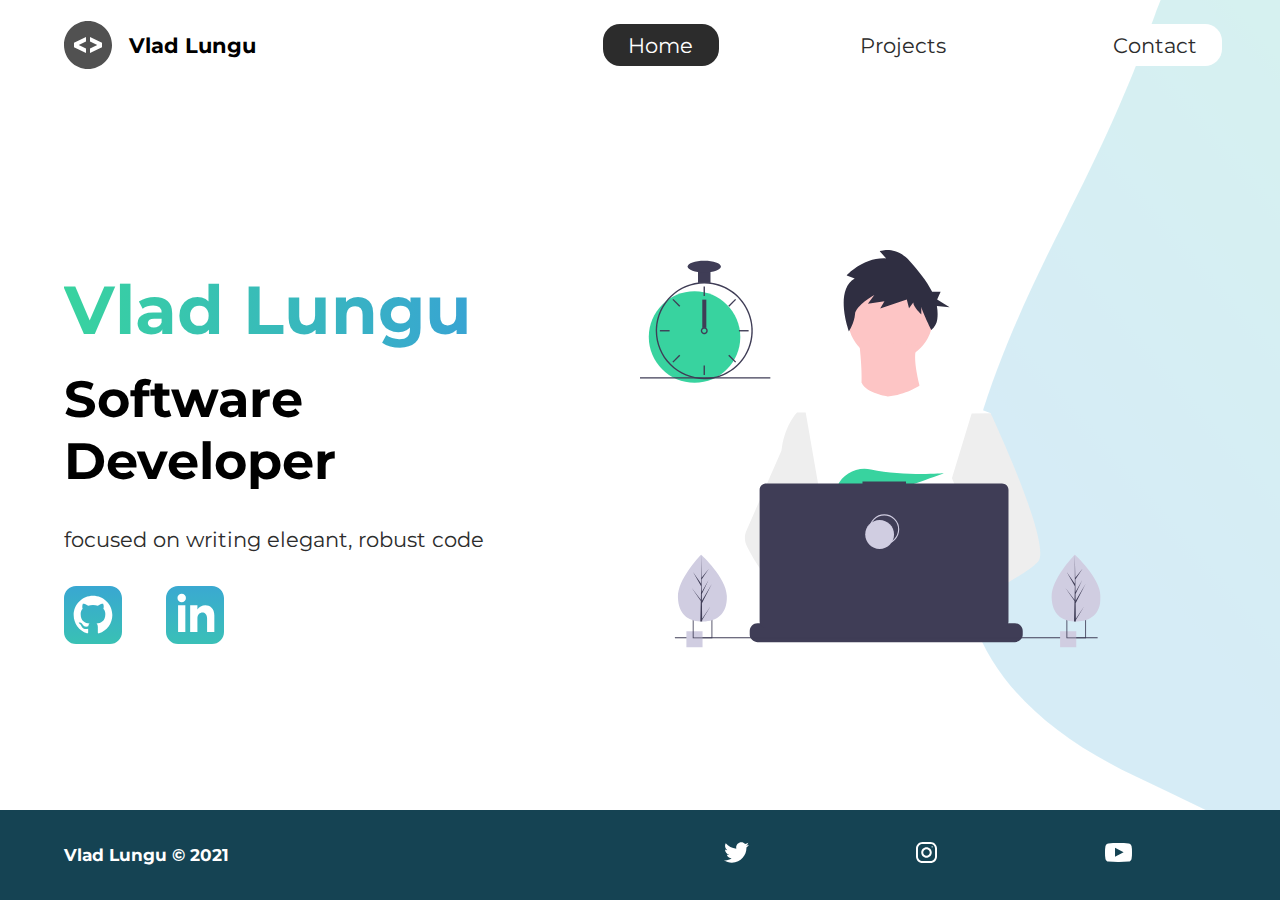
<file: index.html>
<!DOCTYPE html>
<html lang="en">
  <head>
    <meta charset="UTF-8" />
    <meta name="viewport" content="width=device-width, initial-scale=1.0" />
    <meta http-equiv="X-UA-Compatible" content="ie=edge" />
    <meta
      name="description"
      content="Vlad Lungu is an up and coming developer with skills in HTML, CSS, Java, and Python"
    />
    <meta name="robots" content="index,follow" />
    <title>Vlad Lungu | Developer</title>
    <link
      href="https://fonts.googleapis.com/css2?family=Montserrat:wght@400;500&display=swap"
      rel="stylesheet"
    />
    <link rel="stylesheet" href="./styles/style.css" />
  </head>
  <body>
    <header class="main-head">
      <nav>
        <div class="Logo">
          <img src="./icons/code.svg" alt="" />
          <h1>Vlad Lungu</h1>
        </div>
        <ul>
          <li><a class="active" href="/">Home</a></li>
          <li><a class="not-active" href="./projects/">Projects</a></li>
          <li><a class="not-active" href="./contact/">Contact</a></li>
        </ul>
      </nav>
    </header>
    <section class="intro">
      <div class="intro-text">
        <h2>Vlad Lungu</h2>
        <h3>
          Software <br />
          Developer
        </h3>
        <p>focused on writing elegant, robust code</p>
        <div class="intro-social">
          <a href="https://github.com/v-lungu"
            ><img src="./icons/github.svg" alt="githum-social-link"
          /></a>
          <a href="https://www.linkedin.com/in/vlad-lungu-175b29178/"
            ><img src="./icons/linked-in.svg" alt="linkedin-social-link"
          /></a>
        </div>
      </div>
      <div class="intro-images">
        <svg
          width="799"
          height="690"
          viewBox="0 0 799 690"
          fill="none"
          xmlns="http://www.w3.org/2000/svg"
        >
          <g id="undraw_dev_productivity_umsq (1) 1" clip-path="url(#clip0)">
            <path
              id="Vector"
              d="M516.92 624.636C516.92 624.636 512.16 626.266 504.42 628.576C487.31 633.706 455.65 642.216 428.82 643.916C405.72 645.396 386.2 641.836 382.63 626.766C381.1 620.286 383.27 614.956 388 610.576C402.12 597.486 439 592.796 468.25 591.186C476.51 590.736 484.15 590.526 490.51 590.446C501.31 590.306 508.39 590.526 508.39 590.526L508.56 591.186L516.92 624.636Z"
              fill="#A0616A"
            />
            <path
              id="Vector_2"
              d="M436.99 672.586C418.61 695.346 342.73 647.666 316.19 629.886C310.41 626.016 306.97 623.566 306.97 623.566L331.25 591.186L338.94 580.936C338.94 580.936 345.82 584.586 355.99 590.526C356.36 590.746 356.73 590.966 357.11 591.186C365.88 596.336 376.89 603.066 388 610.576C403.33 620.946 418.83 632.776 428.82 643.916C438.59 654.806 443.08 665.036 436.99 672.586Z"
              fill="#A0616A"
            />
            <g id="me">
              <path
                id="Vector_3"
                d="M434.672 191.952C475.283 191.607 507.926 158.406 507.582 117.795C507.237 77.1832 474.036 44.5403 433.425 44.8847C392.813 45.2291 360.17 78.4303 360.515 119.042C360.859 159.653 394.06 192.296 434.672 191.952Z"
                fill="#FDC5C5"
              />
              <path
                id="Vector_4"
                d="M379.477 155.65C379.477 155.65 394.216 259.972 373.002 271.875C351.787 283.779 499.929 283.588 499.929 283.588C499.929 283.588 466.124 193.284 480.809 165.449L379.477 155.65Z"
                fill="#FDC5C5"
              />
              <path
                id="Vector_5"
                d="M608.101 283.199L596.257 339.402L571.214 458.308L570.49 464.815L562.138 540.138L556.582 590.177L552.857 623.79C528.584 636.526 510.988 645.326 510.988 645.326C510.988 645.326 509.404 637.719 506.871 627.99C489.805 633.265 458.218 642.043 431.404 643.97C441.266 654.777 445.842 664.969 439.817 672.57C421.63 695.485 345.349 648.45 318.659 630.896C318.077 635.158 317.879 639.464 318.068 643.762L297.626 628.314L299.331 592.359L302.206 531.522L305.819 455.229C304.448 451.975 303.294 448.634 302.364 445.228C295.956 423.161 288.032 379.057 281.928 342.067C277.016 312.298 273.302 287.138 272.517 281.785C272.411 281.086 272.358 280.726 272.358 280.726L384.363 230.094C392.509 248.556 429.865 253.809 429.865 253.809C460.756 251.417 484.847 234.913 484.847 234.913L608.101 283.199Z"
                fill="white"
              />
              <path
                id="Vector_6"
                d="M372.285 49.3811L358.49 43.9934C358.49 43.9934 386.969 12.1 426.99 14.513L415.635 2.22366C415.635 2.22366 443.04 -9.01799 468.283 19.6674C481.553 34.7467 496.908 52.4737 506.557 72.5077L521.281 72.3829L515.251 85.9663L536.874 99.3152L514.777 97.0719C516.155 104.471 516.421 112.034 515.566 119.511C514.683 126.991 510.928 133.835 505.094 138.598V138.598C505.094 138.598 487.743 103.449 487.696 97.9443L487.813 111.705C487.813 111.705 473.959 99.4371 473.889 91.1807L466.471 100.877L462.593 85.7717L416.475 101.301L423.87 88.8526L395.157 93.2246L406.278 77.9923C406.278 77.9923 373.932 96.1568 372.811 111.304C371.689 126.452 362.299 140.875 362.299 140.875C362.299 140.875 336.213 70.3294 372.285 49.3811Z"
                fill="#2F2E41"
              />
              <path
                id="Vector_7"
                d="M690.215 540.422C682.794 548.605 664.338 560.992 641.951 574.422C633.623 579.413 624.757 584.559 615.71 589.676C594.122 601.889 571.514 614.001 552.857 623.79C528.584 636.526 510.988 645.326 510.988 645.326C510.988 645.326 509.403 637.719 506.871 627.99C503.48 614.968 498.397 598.141 493.184 590.715C493.002 590.456 492.82 590.218 492.638 589.979C491.121 588.022 489.601 586.885 488.112 586.897L562.138 540.138L594.127 519.926L570.489 464.814L540.842 395.683L557.908 339.727L575.062 283.479L608.101 283.199C608.101 283.199 619.243 306.985 633.514 340.166C635.647 345.128 637.851 350.299 640.096 355.64C669.469 425.394 706.176 522.836 690.215 540.422Z"
                fill="#EEEEEE"
              />
              <path
                id="Vector_8"
                d="M358.123 591.2C355.41 591.212 352.702 591.456 350.029 591.928C327.074 596.073 320.47 616.94 318.659 630.896C318.077 635.158 317.879 639.464 318.068 643.761L297.626 628.314L290.178 622.687C272.316 616.628 256.353 605.733 242.483 592.84C230.449 581.456 219.634 568.849 210.213 555.223C200.831 541.793 192.448 527.692 185.134 513.034C183.094 508.943 181.977 504.454 181.864 499.884C181.751 495.314 182.644 490.775 184.48 486.588L209.154 430.327L245.218 348.098C245.471 346.146 245.752 344.237 246.059 342.371C252.995 300.511 272.367 281.786 272.367 281.786L287.286 281.659L297.778 341.932L310.813 416.815L302.364 445.227L282.839 510.845L302.205 531.522L358.123 591.2Z"
                fill="#EEEEEE"
              />
            </g>
            <path
              id="Vector_9"
              d="M372.877 415.806L385.631 430.686C390.37 429.783 395.319 428.721 400.416 427.529L396.752 415.806L405.71 426.256C459.707 412.975 526.637 387.155 526.637 387.155C526.637 387.155 454.379 392.453 400.428 380.666C376.558 375.451 351.998 387.284 342.202 409.668C336.508 422.679 337.403 433.951 357.596 433.951C364.419 433.835 371.223 433.195 377.949 432.037L372.877 415.806Z"
              fill="#38D39F"
            />
            <path
              id="Vector_10"
              d="M663.65 660.386V666.456C663.654 668.122 663.345 669.774 662.74 671.326C662.472 672.018 662.147 672.687 661.77 673.326C660.578 675.326 658.887 676.983 656.862 678.133C654.838 679.283 652.549 679.887 650.22 679.886H203.67C201.342 679.887 199.053 679.283 197.028 678.133C195.003 676.983 193.312 675.326 192.12 673.326C191.743 672.687 191.419 672.018 191.15 671.326C190.546 669.774 190.237 668.122 190.24 666.456V660.386C190.24 658.622 190.587 656.876 191.262 655.246C191.936 653.616 192.926 652.136 194.173 650.888C195.42 649.641 196.901 648.652 198.53 647.977C200.16 647.302 201.906 646.955 203.67 646.956H229.41V644.126C229.41 644.052 229.425 643.979 229.453 643.911C229.481 643.843 229.522 643.782 229.574 643.73C229.626 643.678 229.688 643.636 229.756 643.608C229.824 643.58 229.897 643.566 229.97 643.566H243.4C243.474 643.566 243.547 643.58 243.615 643.608C243.683 643.636 243.745 643.678 243.797 643.73C243.849 643.782 243.89 643.843 243.918 643.911C243.946 643.979 243.96 644.052 243.96 644.126V646.956H252.35V644.126C252.35 644.052 252.365 643.979 252.393 643.911C252.421 643.843 252.462 643.782 252.514 643.73C252.566 643.678 252.628 643.636 252.696 643.608C252.764 643.58 252.837 643.566 252.91 643.566H266.34C266.414 643.566 266.487 643.58 266.555 643.608C266.623 643.636 266.684 643.678 266.736 643.73C266.789 643.782 266.83 643.843 266.858 643.911C266.886 643.979 266.9 644.052 266.9 644.126V646.956H275.3V644.126C275.3 644.052 275.315 643.979 275.343 643.911C275.371 643.843 275.412 643.782 275.464 643.73C275.516 643.678 275.578 643.636 275.646 643.608C275.714 643.58 275.787 643.566 275.86 643.566H289.29C289.364 643.566 289.437 643.58 289.505 643.608C289.573 643.636 289.634 643.678 289.686 643.73C289.739 643.782 289.78 643.843 289.808 643.911C289.836 643.979 289.85 644.052 289.85 644.126V646.956H298.24V644.126C298.24 644.052 298.255 643.979 298.283 643.911C298.311 643.843 298.352 643.782 298.404 643.73C298.456 643.678 298.518 643.636 298.586 643.608C298.654 643.58 298.727 643.566 298.8 643.566H312.23C312.304 643.566 312.377 643.58 312.445 643.608C312.513 643.636 312.574 643.678 312.626 643.73C312.678 643.782 312.72 643.843 312.748 643.911C312.776 643.979 312.79 644.052 312.79 644.126V646.956H321.18V644.126C321.18 644.052 321.194 643.979 321.223 643.911C321.251 643.843 321.292 643.782 321.344 643.73C321.396 643.678 321.458 643.636 321.526 643.608C321.594 643.58 321.667 643.566 321.74 643.566H335.17C335.244 643.566 335.317 643.58 335.385 643.608C335.453 643.636 335.514 643.678 335.566 643.73C335.618 643.782 335.66 643.843 335.688 643.911C335.716 643.979 335.73 644.052 335.73 644.126V646.956H344.13V644.126C344.13 644.052 344.145 643.979 344.173 643.911C344.201 643.843 344.242 643.782 344.294 643.73C344.346 643.678 344.408 643.636 344.476 643.608C344.544 643.58 344.617 643.566 344.69 643.566H358.12C358.194 643.566 358.267 643.58 358.335 643.608C358.403 643.636 358.464 643.678 358.516 643.73C358.569 643.782 358.61 643.843 358.638 643.911C358.666 643.979 358.68 644.052 358.68 644.126V646.956H367.07V644.126C367.07 644.052 367.085 643.979 367.113 643.911C367.141 643.843 367.182 643.782 367.234 643.73C367.286 643.678 367.348 643.636 367.416 643.608C367.484 643.58 367.557 643.566 367.63 643.566H472.83C472.904 643.566 472.977 643.58 473.045 643.608C473.113 643.636 473.174 643.678 473.227 643.73C473.279 643.782 473.32 643.843 473.348 643.911C473.376 643.979 473.39 644.052 473.39 644.126V646.956H481.79V644.126C481.79 644.052 481.804 643.979 481.833 643.911C481.861 643.843 481.902 643.782 481.954 643.73C482.006 643.678 482.068 643.636 482.136 643.608C482.204 643.58 482.277 643.566 482.35 643.566H495.78C495.928 643.567 496.07 643.627 496.175 643.732C496.279 643.836 496.339 643.978 496.34 644.126V646.956H504.73V644.126C504.73 644.052 504.745 643.979 504.773 643.911C504.801 643.843 504.842 643.782 504.894 643.73C504.946 643.678 505.008 643.636 505.076 643.608C505.144 643.58 505.217 643.566 505.29 643.566H518.72C518.794 643.566 518.867 643.58 518.935 643.608C519.003 643.636 519.065 643.678 519.117 643.73C519.169 643.782 519.21 643.843 519.238 643.911C519.266 643.979 519.28 644.052 519.28 644.126V646.956H527.67V644.126C527.67 644.052 527.685 643.979 527.713 643.911C527.741 643.843 527.782 643.782 527.834 643.73C527.886 643.678 527.948 643.636 528.016 643.608C528.084 643.58 528.157 643.566 528.23 643.566H541.66C541.734 643.566 541.807 643.58 541.875 643.608C541.943 643.636 542.005 643.678 542.057 643.73C542.109 643.782 542.15 643.843 542.178 643.911C542.206 643.979 542.22 644.052 542.22 644.126V646.956H550.62V644.126C550.62 644.052 550.635 643.979 550.663 643.911C550.691 643.843 550.732 643.782 550.784 643.73C550.836 643.678 550.898 643.636 550.966 643.608C551.034 643.58 551.107 643.566 551.18 643.566H564.61C564.757 643.568 564.898 643.628 565.001 643.733C565.104 643.837 565.161 643.979 565.16 644.126V646.956H573.56V644.126C573.56 644.052 573.575 643.979 573.603 643.911C573.631 643.843 573.672 643.782 573.724 643.73C573.776 643.678 573.838 643.636 573.906 643.608C573.974 643.58 574.047 643.566 574.12 643.566H587.55C587.624 643.566 587.697 643.58 587.765 643.608C587.833 643.636 587.895 643.678 587.947 643.73C587.999 643.782 588.04 643.843 588.068 643.911C588.096 643.979 588.11 644.052 588.11 644.126V646.956H596.5V644.126C596.5 644.052 596.515 643.979 596.543 643.911C596.571 643.843 596.612 643.782 596.664 643.73C596.716 643.678 596.778 643.636 596.846 643.608C596.914 643.58 596.987 643.566 597.06 643.566H610.49C610.564 643.566 610.637 643.58 610.705 643.608C610.773 643.636 610.835 643.678 610.887 643.73C610.939 643.782 610.98 643.843 611.008 643.911C611.036 643.979 611.05 644.052 611.05 644.126V646.956H650.22C651.984 646.955 653.731 647.302 655.36 647.977C656.99 648.652 658.471 649.641 659.718 650.888C660.965 652.136 661.954 653.616 662.629 655.246C663.304 656.876 663.651 658.622 663.65 660.386Z"
              fill="#3F3D56"
            />
            <path
              id="Vector_11"
              d="M793.5 671.326H60.5V673.326H793.5V671.326Z"
              fill="#3F3D56"
            />
            <path
              id="Vector_12"
              d="M627.694 404.757H461.251V401.326H385.78V404.757H218.651C215.665 404.757 212.801 405.943 210.69 408.054C208.578 410.166 207.392 413.029 207.392 416.015V643.927C207.392 646.913 208.578 649.776 210.69 651.888C212.801 653.999 215.665 655.185 218.651 655.185H627.694C630.68 655.185 633.544 653.999 635.655 651.888C637.767 649.776 638.953 646.913 638.953 643.927V416.015C638.953 414.537 638.662 413.073 638.096 411.707C637.53 410.341 636.701 409.1 635.655 408.054C634.61 407.009 633.369 406.18 632.003 405.614C630.637 405.048 629.173 404.757 627.694 404.757Z"
              fill="#3F3D56"
            />
            <path
              id="Vector_13"
              d="M423.5 509.326C437.307 509.326 448.5 498.133 448.5 484.326C448.5 470.519 437.307 459.326 423.5 459.326C409.693 459.326 398.5 470.519 398.5 484.326C398.5 498.133 409.693 509.326 423.5 509.326Z"
              stroke="#D0CDE1"
              stroke-width="2"
              stroke-miterlimit="10"
            />
            <path
              id="Vector_14"
              d="M415.5 518.326C429.307 518.326 440.5 507.133 440.5 493.326C440.5 479.519 429.307 468.326 415.5 468.326C401.693 468.326 390.5 479.519 390.5 493.326C390.5 507.133 401.693 518.326 415.5 518.326Z"
              fill="#D0CDE1"
            />
            <path
              id="Vector_15"
              d="M108.446 661.223H80.4463V689.223H108.446V661.223Z"
              fill="#D0CDE1"
            />
            <path
              id="Vector_16"
              d="M91.4502 639.223V673.223H125.45V639.223H91.4502ZM123.97 671.743H92.9202V640.703H123.97V671.743Z"
              fill="#3F3D56"
            />
            <path
              id="Vector_17"
              d="M756.446 661.223H728.446V689.223H756.446V661.223Z"
              fill="#D0CDE1"
            />
            <path
              id="Vector_18"
              d="M739.45 639.223V673.223H773.45V639.223H739.45ZM771.97 671.743H740.92V640.703H771.97V671.743Z"
              fill="#3F3D56"
            />
            <path
              id="Vector_19"
              d="M94.5802 230.113C138.399 230.113 173.921 194.592 173.921 150.773C173.921 106.955 138.399 71.4326 94.5802 71.4326C50.7617 71.4326 15.2397 106.955 15.2397 150.773C15.2397 194.592 50.7617 230.113 94.5802 230.113Z"
              fill="#38D39F"
            />
            <path
              id="Vector_20"
              d="M122.229 56.4899C115.045 55.5763 107.774 55.5763 100.59 56.4899C84.586 58.5913 69.5203 65.2398 57.181 75.6465C44.8417 86.0532 35.7467 99.7813 30.9754 115.202C28.8053 122.229 27.5764 129.514 27.3208 136.864C27.2848 137.886 27.2607 138.92 27.2607 139.954C27.283 162.264 36.1559 183.655 51.932 199.431C67.7082 215.207 89.0989 224.08 111.41 224.103C113.201 224.103 114.992 224.042 116.759 223.934C120.907 223.674 125.03 223.103 129.093 222.227C148.495 218.055 165.798 207.161 177.947 191.468C190.095 175.776 196.308 156.295 195.487 136.467C194.665 116.638 186.863 97.738 173.459 83.1039C160.054 68.4698 141.909 59.0435 122.229 56.4899H122.229ZM137.748 217.347H137.736C130.959 219.659 123.905 221.062 116.759 221.518C114.992 221.638 113.201 221.698 111.41 221.698C89.7377 221.672 68.961 213.051 53.6367 197.727C38.3123 182.402 29.6914 161.626 29.6649 139.954C29.6649 138.92 29.689 137.886 29.725 136.864C30.5514 115.744 39.5156 95.7617 54.7411 81.1008C69.9666 66.44 90.273 58.237 111.41 58.2089C130.776 58.21 149.513 65.0865 164.283 77.6131C179.052 90.1398 188.895 107.503 192.057 126.61C195.219 145.716 191.496 165.325 181.55 181.942C171.604 198.559 156.081 211.106 137.748 217.347H137.748Z"
              fill="#3F3D56"
            />
            <path
              id="Vector_21"
              d="M112.612 63.0176H110.208V79.8474H112.612V63.0176Z"
              fill="#3F3D56"
            />
            <path
              id="Vector_22"
              d="M57.8578 84.7018L56.1577 86.4019L68.0582 98.3023L69.7582 96.6022L57.8578 84.7018Z"
              fill="#3F3D56"
            />
            <path
              id="Vector_23"
              d="M34.4736 138.751V141.156H51.3034V138.751H34.4736Z"
              fill="#3F3D56"
            />
            <path
              id="Vector_24"
              d="M56.1578 193.506L57.8579 195.206L69.7584 183.306L68.0583 181.606L56.1578 193.506Z"
              fill="#3F3D56"
            />
            <path
              id="Vector_25"
              d="M153.062 96.6022L154.762 98.3022L166.662 86.4018L164.962 84.7017L153.062 96.6022Z"
              fill="#3F3D56"
            />
            <path
              id="Vector_26"
              d="M171.516 138.751V141.156H188.346V138.751H171.516Z"
              fill="#3F3D56"
            />
            <path
              id="Vector_27"
              d="M154.762 181.605L153.062 183.305L164.962 195.206L166.662 193.506L154.762 181.605Z"
              fill="#3F3D56"
            />
            <path
              id="Vector_28"
              d="M112.612 200.06H110.208V216.89H112.612V200.06Z"
              fill="#3F3D56"
            />
            <path
              id="Vector_29"
              d="M115.016 135.145C113.976 134.365 112.711 133.943 111.41 133.943C110.11 133.943 108.844 134.365 107.804 135.145C107.091 135.686 106.505 136.375 106.085 137.165C105.552 138.181 105.322 139.329 105.421 140.473C105.52 141.616 105.944 142.707 106.644 143.617C107.343 144.527 108.288 145.218 109.368 145.608C110.447 145.997 111.616 146.07 112.735 145.817C113.855 145.564 114.878 144.996 115.685 144.179C116.492 143.363 117.048 142.333 117.288 141.21C117.528 140.088 117.441 138.92 117.039 137.846C116.636 136.771 115.935 135.834 115.017 135.145H115.016ZM111.41 143.56C110.454 143.557 109.539 143.176 108.863 142.501C108.187 141.825 107.807 140.909 107.804 139.954C107.808 139.224 108.03 138.513 108.441 137.91C108.793 137.4 109.271 136.989 109.828 136.718C110.386 136.446 111.004 136.323 111.623 136.361C112.241 136.398 112.84 136.594 113.361 136.931C113.881 137.267 114.307 137.732 114.595 138.281C114.883 138.83 115.025 139.444 115.007 140.063C114.989 140.683 114.811 141.287 114.491 141.818C114.17 142.349 113.719 142.788 113.179 143.093C112.639 143.398 112.03 143.559 111.41 143.56V143.56Z"
              fill="#3F3D56"
            />
            <path
              id="Vector_30"
              d="M122.229 35.3687H100.591V57.007H122.229V35.3687Z"
              fill="#3F3D56"
            />
            <path
              id="Vector_31"
              d="M111.41 38.9748C127.344 38.9748 140.261 34.4 140.261 28.7567C140.261 23.1134 127.344 18.5386 111.41 18.5386C95.4757 18.5386 82.5586 23.1134 82.5586 28.7567C82.5586 34.4 95.4757 38.9748 111.41 38.9748Z"
              fill="#3F3D56"
            />
            <path id="clock-arrow" d="M115 86H108V135H115V86Z" fill="#3F3D56" />
            <path
              id="Vector_32"
              d="M226 220.44H0V222.844H226V220.44Z"
              fill="#3F3D56"
            />
            <g id="plant-left">
              <path
                id="Vector_33"
                d="M150.594 599.754C151.527 631.704 132.858 643.413 109.43 644.097C108.886 644.113 108.344 644.123 107.805 644.126C106.719 644.135 105.643 644.117 104.577 644.072C83.3891 643.193 66.6172 631.945 65.7495 602.232C64.8515 571.482 103.018 531.529 105.882 528.574L105.887 528.571C105.996 528.458 106.052 528.402 106.052 528.402C106.052 528.402 149.661 567.807 150.594 599.754Z"
                fill="#D0CDE1"
              />
              <path
                id="Vector_34"
                d="M107.744 639.255L122.626 617.124L107.774 641.636L107.805 644.126C106.719 644.135 105.643 644.117 104.577 644.072L105.315 612.06L105.295 611.813L105.322 611.766L105.393 608.741L89.0952 585.078L105.374 606.477L105.432 607.116L105.989 582.93L91.9122 558.397L106.029 578.681L105.882 528.574L105.882 528.407L105.887 528.571L106.821 568.062L119.651 552.021L106.863 571.464L107.143 593.098L118.949 571.984L107.187 596.279L107.343 608.308L124.512 578.897L107.395 612.505L107.744 639.255Z"
                fill="#3F3D56"
              />
            </g>
            <g id="plant-right">
              <path
                id="Vector_35"
                d="M798.594 599.754C799.527 631.704 780.858 643.413 757.43 644.097C756.886 644.113 756.344 644.123 755.805 644.126C754.719 644.135 753.643 644.117 752.577 644.072C731.389 643.193 714.617 631.945 713.749 602.232C712.851 571.482 751.018 531.529 753.882 528.574L753.887 528.571C753.996 528.458 754.052 528.402 754.052 528.402C754.052 528.402 797.661 567.807 798.594 599.754Z"
                fill="#D0CDE1"
              />
              <path
                id="Vector_36"
                d="M755.744 639.255L770.626 617.124L755.774 641.636L755.805 644.126C754.719 644.135 753.643 644.117 752.577 644.072L753.315 612.06L753.295 611.813L753.323 611.766L753.393 608.741L737.095 585.078L753.374 606.477L753.432 607.116L753.989 582.93L739.912 558.397L754.029 578.681L753.882 528.574L753.882 528.407L753.887 528.571L754.821 568.062L767.651 552.021L754.864 571.464L755.143 593.098L766.949 571.984L755.187 596.279L755.343 608.308L772.512 578.897L755.395 612.505L755.744 639.255Z"
                fill="#3F3D56"
              />
            </g>
          </g>
          <defs>
            <clipPath id="clip0">
              <rect width="798.627" height="689.223" fill="white" />
            </clipPath>
          </defs>
        </svg>
        <img class="splash" src="./img/splash.svg" alt="" />
      </div>
    </section>
    <footer>
      <h4>Vlad Lungu &copy; 2021</h4>
      <ul>
        <li>
          <a href="#"
            ><img src="./icons/twitter 1.svg" alt="twitter-social"
          /></a>
        </li>
        <li>
          <a href="#"
            ><img src="./icons/instagram 1.svg" alt="instagram-social"
          /></a>
        </li>
        <li>
          <a href="#"
            ><img src="./icons/youtube-symbol 1.svg" alt="youtube-social"
          /></a>
        </li>
      </ul>
    </footer>
  </body>
</html>
</file>
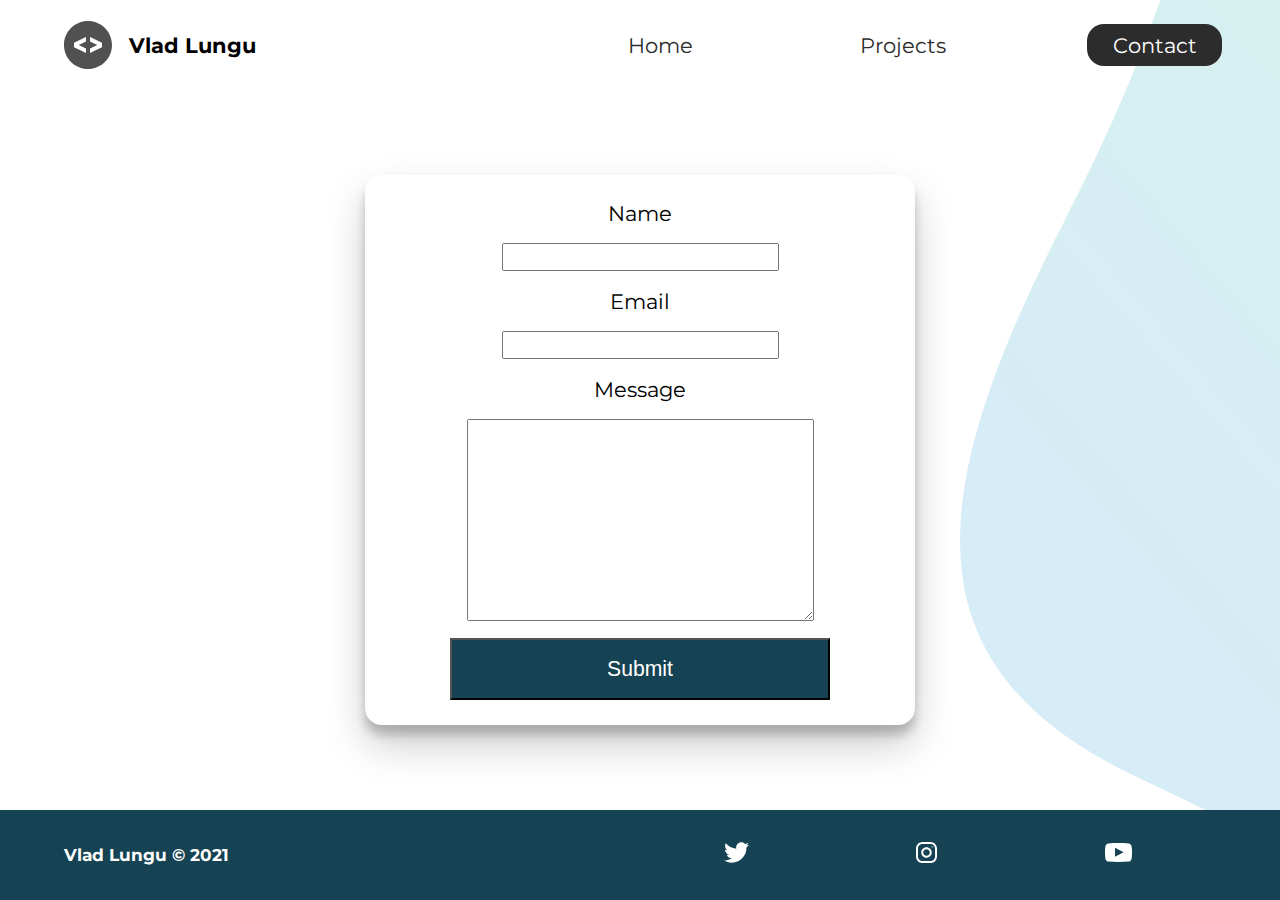
<file: contact/index.html>
<!DOCTYPE html>
<html lang="en">
  <head>
    <meta charset="UTF-8" />
    <meta name="viewport" content="width=device-width, initial-scale=1.0" />
    <meta http-equiv="X-UA-Compatible" content="ie=edge" />
    <meta
      name="description"
      content="Vlad Lungu is an up and coming developer with skills in HTML, CSS, Java, and Python"
    />
    <meta name="robots" content="index,follow" />
    <title>Vlad Lungu | Developer</title>
    <link
      href="https://fonts.googleapis.com/css2?family=Montserrat:wght@400;500&display=swap"
      rel="stylesheet"
    />
    <link rel="stylesheet" href="../styles/style.css" />
  </head>
  <body>
    <header class="main-head">
      <nav>
        <div class="Logo">
          <img src="../icons/code.svg" alt="" />
          <h1>Vlad Lungu</h1>
        </div>
        <ul>
          <li><a class="not-active" href="../index.html">Home</a></li>
          <li><a class="not-active" href="../projects/">Projects</a></li>
          <li><a class="active" href="./index.html">Contact</a></li>
        </ul>
      </nav>
    </header>
    <section class="form-section">
      <form>
        <label for="name">Name</label>
        <input type="text" id="name" required />
        <label for="email">Email</label>
        <input type="email" id="email" required />
        <label for="message">Message</label>
        <textarea name="message" id="message" cols="30" rows="10"></textarea>
        <button type="submit">Submit</button>
      </form>
      <img class="splash" src="../img/splash.svg" alt="" />
    </section>
    <footer>
      <h4>Vlad Lungu &copy; 2021</h4>
      <ul>
        <li>
          <a href="#"
            ><img src="../icons/twitter 1.svg" alt="twitter-social"
          /></a>
        </li>
        <li>
          <a href="#"
            ><img src="../icons/instagram 1.svg" alt="instagram-social"
          /></a>
        </li>
        <li>
          <a href="#"
            ><img src="../icons/youtube-symbol 1.svg" alt="youtube-social"
          /></a>
        </li>
      </ul>
    </footer>
  </body>
</html>
</file>
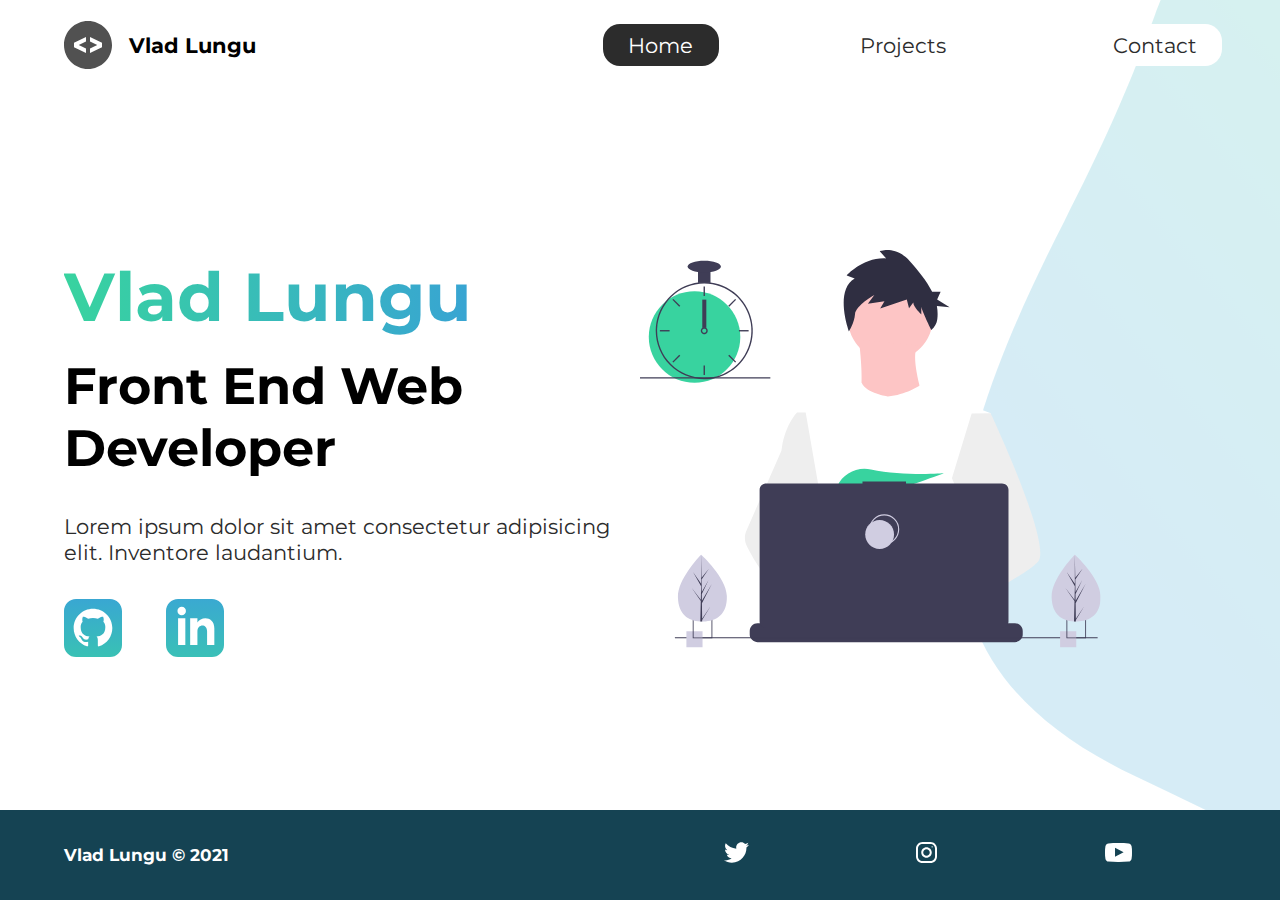
<file: Portfolio/index.html>
<!DOCTYPE html>
<html lang="en">
  <head>
    <meta charset="UTF-8" />
    <meta name="viewport" content="width=device-width, initial-scale=1.0" />
    <meta http-equiv="X-UA-Compatible" content="ie=edge" />
    <meta
      name="description"
      content="Vlad Lungu is an up and coming developer with skills in HTML, CSS, Java, and Python"
    />
    <meta name="robots" content="index,follow" />
    <title>Vlad Lungu | Developer</title>
    <link
      href="https://fonts.googleapis.com/css2?family=Montserrat:wght@400;500&display=swap"
      rel="stylesheet"
    />
    <link rel="stylesheet" href="./styles/style.css" />
  </head>
  <body>
    <header class="main-head">
      <nav>
        <div class="Logo">
          <img src="./icons/code.svg" alt="" />
          <h1>Vlad Lungu</h1>
        </div>
        <ul>
          <li><a class="active" href="/">Home</a></li>
          <li><a class="not-active" href="./projects/">Projects</a></li>
          <li><a class="not-active" href="./contact/">Contact</a></li>
        </ul>
      </nav>
    </header>
    <section class="intro">
      <div class="intro-text">
        <h2>Vlad Lungu</h2>
        <h3>
          Front End Web <br />
          Developer
        </h3>
        <p>
          Lorem ipsum dolor sit amet consectetur adipisicing elit. Inventore
          laudantium.
        </p>
        <div class="intro-social">
          <a href="#"
            ><img src="./icons/github.svg" alt="githum-social-link"
          /></a>
          <a href="#"
            ><img src="./icons/linked-in.svg" alt="linkedin-social-link"
          /></a>
        </div>
      </div>
      <div class="intro-images">
        <svg
          width="799"
          height="690"
          viewBox="0 0 799 690"
          fill="none"
          xmlns="http://www.w3.org/2000/svg"
        >
          <g id="undraw_dev_productivity_umsq (1) 1" clip-path="url(#clip0)">
            <path
              id="Vector"
              d="M516.92 624.636C516.92 624.636 512.16 626.266 504.42 628.576C487.31 633.706 455.65 642.216 428.82 643.916C405.72 645.396 386.2 641.836 382.63 626.766C381.1 620.286 383.27 614.956 388 610.576C402.12 597.486 439 592.796 468.25 591.186C476.51 590.736 484.15 590.526 490.51 590.446C501.31 590.306 508.39 590.526 508.39 590.526L508.56 591.186L516.92 624.636Z"
              fill="#A0616A"
            />
            <path
              id="Vector_2"
              d="M436.99 672.586C418.61 695.346 342.73 647.666 316.19 629.886C310.41 626.016 306.97 623.566 306.97 623.566L331.25 591.186L338.94 580.936C338.94 580.936 345.82 584.586 355.99 590.526C356.36 590.746 356.73 590.966 357.11 591.186C365.88 596.336 376.89 603.066 388 610.576C403.33 620.946 418.83 632.776 428.82 643.916C438.59 654.806 443.08 665.036 436.99 672.586Z"
              fill="#A0616A"
            />
            <g id="me">
              <path
                id="Vector_3"
                d="M434.672 191.952C475.283 191.607 507.926 158.406 507.582 117.795C507.237 77.1832 474.036 44.5403 433.425 44.8847C392.813 45.2291 360.17 78.4303 360.515 119.042C360.859 159.653 394.06 192.296 434.672 191.952Z"
                fill="#FDC5C5"
              />
              <path
                id="Vector_4"
                d="M379.477 155.65C379.477 155.65 394.216 259.972 373.002 271.875C351.787 283.779 499.929 283.588 499.929 283.588C499.929 283.588 466.124 193.284 480.809 165.449L379.477 155.65Z"
                fill="#FDC5C5"
              />
              <path
                id="Vector_5"
                d="M608.101 283.199L596.257 339.402L571.214 458.308L570.49 464.815L562.138 540.138L556.582 590.177L552.857 623.79C528.584 636.526 510.988 645.326 510.988 645.326C510.988 645.326 509.404 637.719 506.871 627.99C489.805 633.265 458.218 642.043 431.404 643.97C441.266 654.777 445.842 664.969 439.817 672.57C421.63 695.485 345.349 648.45 318.659 630.896C318.077 635.158 317.879 639.464 318.068 643.762L297.626 628.314L299.331 592.359L302.206 531.522L305.819 455.229C304.448 451.975 303.294 448.634 302.364 445.228C295.956 423.161 288.032 379.057 281.928 342.067C277.016 312.298 273.302 287.138 272.517 281.785C272.411 281.086 272.358 280.726 272.358 280.726L384.363 230.094C392.509 248.556 429.865 253.809 429.865 253.809C460.756 251.417 484.847 234.913 484.847 234.913L608.101 283.199Z"
                fill="white"
              />
              <path
                id="Vector_6"
                d="M372.285 49.3811L358.49 43.9934C358.49 43.9934 386.969 12.1 426.99 14.513L415.635 2.22366C415.635 2.22366 443.04 -9.01799 468.283 19.6674C481.553 34.7467 496.908 52.4737 506.557 72.5077L521.281 72.3829L515.251 85.9663L536.874 99.3152L514.777 97.0719C516.155 104.471 516.421 112.034 515.566 119.511C514.683 126.991 510.928 133.835 505.094 138.598V138.598C505.094 138.598 487.743 103.449 487.696 97.9443L487.813 111.705C487.813 111.705 473.959 99.4371 473.889 91.1807L466.471 100.877L462.593 85.7717L416.475 101.301L423.87 88.8526L395.157 93.2246L406.278 77.9923C406.278 77.9923 373.932 96.1568 372.811 111.304C371.689 126.452 362.299 140.875 362.299 140.875C362.299 140.875 336.213 70.3294 372.285 49.3811Z"
                fill="#2F2E41"
              />
              <path
                id="Vector_7"
                d="M690.215 540.422C682.794 548.605 664.338 560.992 641.951 574.422C633.623 579.413 624.757 584.559 615.71 589.676C594.122 601.889 571.514 614.001 552.857 623.79C528.584 636.526 510.988 645.326 510.988 645.326C510.988 645.326 509.403 637.719 506.871 627.99C503.48 614.968 498.397 598.141 493.184 590.715C493.002 590.456 492.82 590.218 492.638 589.979C491.121 588.022 489.601 586.885 488.112 586.897L562.138 540.138L594.127 519.926L570.489 464.814L540.842 395.683L557.908 339.727L575.062 283.479L608.101 283.199C608.101 283.199 619.243 306.985 633.514 340.166C635.647 345.128 637.851 350.299 640.096 355.64C669.469 425.394 706.176 522.836 690.215 540.422Z"
                fill="#EEEEEE"
              />
              <path
                id="Vector_8"
                d="M358.123 591.2C355.41 591.212 352.702 591.456 350.029 591.928C327.074 596.073 320.47 616.94 318.659 630.896C318.077 635.158 317.879 639.464 318.068 643.761L297.626 628.314L290.178 622.687C272.316 616.628 256.353 605.733 242.483 592.84C230.449 581.456 219.634 568.849 210.213 555.223C200.831 541.793 192.448 527.692 185.134 513.034C183.094 508.943 181.977 504.454 181.864 499.884C181.751 495.314 182.644 490.775 184.48 486.588L209.154 430.327L245.218 348.098C245.471 346.146 245.752 344.237 246.059 342.371C252.995 300.511 272.367 281.786 272.367 281.786L287.286 281.659L297.778 341.932L310.813 416.815L302.364 445.227L282.839 510.845L302.205 531.522L358.123 591.2Z"
                fill="#EEEEEE"
              />
            </g>
            <path
              id="Vector_9"
              d="M372.877 415.806L385.631 430.686C390.37 429.783 395.319 428.721 400.416 427.529L396.752 415.806L405.71 426.256C459.707 412.975 526.637 387.155 526.637 387.155C526.637 387.155 454.379 392.453 400.428 380.666C376.558 375.451 351.998 387.284 342.202 409.668C336.508 422.679 337.403 433.951 357.596 433.951C364.419 433.835 371.223 433.195 377.949 432.037L372.877 415.806Z"
              fill="#38D39F"
            />
            <path
              id="Vector_10"
              d="M663.65 660.386V666.456C663.654 668.122 663.345 669.774 662.74 671.326C662.472 672.018 662.147 672.687 661.77 673.326C660.578 675.326 658.887 676.983 656.862 678.133C654.838 679.283 652.549 679.887 650.22 679.886H203.67C201.342 679.887 199.053 679.283 197.028 678.133C195.003 676.983 193.312 675.326 192.12 673.326C191.743 672.687 191.419 672.018 191.15 671.326C190.546 669.774 190.237 668.122 190.24 666.456V660.386C190.24 658.622 190.587 656.876 191.262 655.246C191.936 653.616 192.926 652.136 194.173 650.888C195.42 649.641 196.901 648.652 198.53 647.977C200.16 647.302 201.906 646.955 203.67 646.956H229.41V644.126C229.41 644.052 229.425 643.979 229.453 643.911C229.481 643.843 229.522 643.782 229.574 643.73C229.626 643.678 229.688 643.636 229.756 643.608C229.824 643.58 229.897 643.566 229.97 643.566H243.4C243.474 643.566 243.547 643.58 243.615 643.608C243.683 643.636 243.745 643.678 243.797 643.73C243.849 643.782 243.89 643.843 243.918 643.911C243.946 643.979 243.96 644.052 243.96 644.126V646.956H252.35V644.126C252.35 644.052 252.365 643.979 252.393 643.911C252.421 643.843 252.462 643.782 252.514 643.73C252.566 643.678 252.628 643.636 252.696 643.608C252.764 643.58 252.837 643.566 252.91 643.566H266.34C266.414 643.566 266.487 643.58 266.555 643.608C266.623 643.636 266.684 643.678 266.736 643.73C266.789 643.782 266.83 643.843 266.858 643.911C266.886 643.979 266.9 644.052 266.9 644.126V646.956H275.3V644.126C275.3 644.052 275.315 643.979 275.343 643.911C275.371 643.843 275.412 643.782 275.464 643.73C275.516 643.678 275.578 643.636 275.646 643.608C275.714 643.58 275.787 643.566 275.86 643.566H289.29C289.364 643.566 289.437 643.58 289.505 643.608C289.573 643.636 289.634 643.678 289.686 643.73C289.739 643.782 289.78 643.843 289.808 643.911C289.836 643.979 289.85 644.052 289.85 644.126V646.956H298.24V644.126C298.24 644.052 298.255 643.979 298.283 643.911C298.311 643.843 298.352 643.782 298.404 643.73C298.456 643.678 298.518 643.636 298.586 643.608C298.654 643.58 298.727 643.566 298.8 643.566H312.23C312.304 643.566 312.377 643.58 312.445 643.608C312.513 643.636 312.574 643.678 312.626 643.73C312.678 643.782 312.72 643.843 312.748 643.911C312.776 643.979 312.79 644.052 312.79 644.126V646.956H321.18V644.126C321.18 644.052 321.194 643.979 321.223 643.911C321.251 643.843 321.292 643.782 321.344 643.73C321.396 643.678 321.458 643.636 321.526 643.608C321.594 643.58 321.667 643.566 321.74 643.566H335.17C335.244 643.566 335.317 643.58 335.385 643.608C335.453 643.636 335.514 643.678 335.566 643.73C335.618 643.782 335.66 643.843 335.688 643.911C335.716 643.979 335.73 644.052 335.73 644.126V646.956H344.13V644.126C344.13 644.052 344.145 643.979 344.173 643.911C344.201 643.843 344.242 643.782 344.294 643.73C344.346 643.678 344.408 643.636 344.476 643.608C344.544 643.58 344.617 643.566 344.69 643.566H358.12C358.194 643.566 358.267 643.58 358.335 643.608C358.403 643.636 358.464 643.678 358.516 643.73C358.569 643.782 358.61 643.843 358.638 643.911C358.666 643.979 358.68 644.052 358.68 644.126V646.956H367.07V644.126C367.07 644.052 367.085 643.979 367.113 643.911C367.141 643.843 367.182 643.782 367.234 643.73C367.286 643.678 367.348 643.636 367.416 643.608C367.484 643.58 367.557 643.566 367.63 643.566H472.83C472.904 643.566 472.977 643.58 473.045 643.608C473.113 643.636 473.174 643.678 473.227 643.73C473.279 643.782 473.32 643.843 473.348 643.911C473.376 643.979 473.39 644.052 473.39 644.126V646.956H481.79V644.126C481.79 644.052 481.804 643.979 481.833 643.911C481.861 643.843 481.902 643.782 481.954 643.73C482.006 643.678 482.068 643.636 482.136 643.608C482.204 643.58 482.277 643.566 482.35 643.566H495.78C495.928 643.567 496.07 643.627 496.175 643.732C496.279 643.836 496.339 643.978 496.34 644.126V646.956H504.73V644.126C504.73 644.052 504.745 643.979 504.773 643.911C504.801 643.843 504.842 643.782 504.894 643.73C504.946 643.678 505.008 643.636 505.076 643.608C505.144 643.58 505.217 643.566 505.29 643.566H518.72C518.794 643.566 518.867 643.58 518.935 643.608C519.003 643.636 519.065 643.678 519.117 643.73C519.169 643.782 519.21 643.843 519.238 643.911C519.266 643.979 519.28 644.052 519.28 644.126V646.956H527.67V644.126C527.67 644.052 527.685 643.979 527.713 643.911C527.741 643.843 527.782 643.782 527.834 643.73C527.886 643.678 527.948 643.636 528.016 643.608C528.084 643.58 528.157 643.566 528.23 643.566H541.66C541.734 643.566 541.807 643.58 541.875 643.608C541.943 643.636 542.005 643.678 542.057 643.73C542.109 643.782 542.15 643.843 542.178 643.911C542.206 643.979 542.22 644.052 542.22 644.126V646.956H550.62V644.126C550.62 644.052 550.635 643.979 550.663 643.911C550.691 643.843 550.732 643.782 550.784 643.73C550.836 643.678 550.898 643.636 550.966 643.608C551.034 643.58 551.107 643.566 551.18 643.566H564.61C564.757 643.568 564.898 643.628 565.001 643.733C565.104 643.837 565.161 643.979 565.16 644.126V646.956H573.56V644.126C573.56 644.052 573.575 643.979 573.603 643.911C573.631 643.843 573.672 643.782 573.724 643.73C573.776 643.678 573.838 643.636 573.906 643.608C573.974 643.58 574.047 643.566 574.12 643.566H587.55C587.624 643.566 587.697 643.58 587.765 643.608C587.833 643.636 587.895 643.678 587.947 643.73C587.999 643.782 588.04 643.843 588.068 643.911C588.096 643.979 588.11 644.052 588.11 644.126V646.956H596.5V644.126C596.5 644.052 596.515 643.979 596.543 643.911C596.571 643.843 596.612 643.782 596.664 643.73C596.716 643.678 596.778 643.636 596.846 643.608C596.914 643.58 596.987 643.566 597.06 643.566H610.49C610.564 643.566 610.637 643.58 610.705 643.608C610.773 643.636 610.835 643.678 610.887 643.73C610.939 643.782 610.98 643.843 611.008 643.911C611.036 643.979 611.05 644.052 611.05 644.126V646.956H650.22C651.984 646.955 653.731 647.302 655.36 647.977C656.99 648.652 658.471 649.641 659.718 650.888C660.965 652.136 661.954 653.616 662.629 655.246C663.304 656.876 663.651 658.622 663.65 660.386Z"
              fill="#3F3D56"
            />
            <path
              id="Vector_11"
              d="M793.5 671.326H60.5V673.326H793.5V671.326Z"
              fill="#3F3D56"
            />
            <path
              id="Vector_12"
              d="M627.694 404.757H461.251V401.326H385.78V404.757H218.651C215.665 404.757 212.801 405.943 210.69 408.054C208.578 410.166 207.392 413.029 207.392 416.015V643.927C207.392 646.913 208.578 649.776 210.69 651.888C212.801 653.999 215.665 655.185 218.651 655.185H627.694C630.68 655.185 633.544 653.999 635.655 651.888C637.767 649.776 638.953 646.913 638.953 643.927V416.015C638.953 414.537 638.662 413.073 638.096 411.707C637.53 410.341 636.701 409.1 635.655 408.054C634.61 407.009 633.369 406.18 632.003 405.614C630.637 405.048 629.173 404.757 627.694 404.757Z"
              fill="#3F3D56"
            />
            <path
              id="Vector_13"
              d="M423.5 509.326C437.307 509.326 448.5 498.133 448.5 484.326C448.5 470.519 437.307 459.326 423.5 459.326C409.693 459.326 398.5 470.519 398.5 484.326C398.5 498.133 409.693 509.326 423.5 509.326Z"
              stroke="#D0CDE1"
              stroke-width="2"
              stroke-miterlimit="10"
            />
            <path
              id="Vector_14"
              d="M415.5 518.326C429.307 518.326 440.5 507.133 440.5 493.326C440.5 479.519 429.307 468.326 415.5 468.326C401.693 468.326 390.5 479.519 390.5 493.326C390.5 507.133 401.693 518.326 415.5 518.326Z"
              fill="#D0CDE1"
            />
            <path
              id="Vector_15"
              d="M108.446 661.223H80.4463V689.223H108.446V661.223Z"
              fill="#D0CDE1"
            />
            <path
              id="Vector_16"
              d="M91.4502 639.223V673.223H125.45V639.223H91.4502ZM123.97 671.743H92.9202V640.703H123.97V671.743Z"
              fill="#3F3D56"
            />
            <path
              id="Vector_17"
              d="M756.446 661.223H728.446V689.223H756.446V661.223Z"
              fill="#D0CDE1"
            />
            <path
              id="Vector_18"
              d="M739.45 639.223V673.223H773.45V639.223H739.45ZM771.97 671.743H740.92V640.703H771.97V671.743Z"
              fill="#3F3D56"
            />
            <path
              id="Vector_19"
              d="M94.5802 230.113C138.399 230.113 173.921 194.592 173.921 150.773C173.921 106.955 138.399 71.4326 94.5802 71.4326C50.7617 71.4326 15.2397 106.955 15.2397 150.773C15.2397 194.592 50.7617 230.113 94.5802 230.113Z"
              fill="#38D39F"
            />
            <path
              id="Vector_20"
              d="M122.229 56.4899C115.045 55.5763 107.774 55.5763 100.59 56.4899C84.586 58.5913 69.5203 65.2398 57.181 75.6465C44.8417 86.0532 35.7467 99.7813 30.9754 115.202C28.8053 122.229 27.5764 129.514 27.3208 136.864C27.2848 137.886 27.2607 138.92 27.2607 139.954C27.283 162.264 36.1559 183.655 51.932 199.431C67.7082 215.207 89.0989 224.08 111.41 224.103C113.201 224.103 114.992 224.042 116.759 223.934C120.907 223.674 125.03 223.103 129.093 222.227C148.495 218.055 165.798 207.161 177.947 191.468C190.095 175.776 196.308 156.295 195.487 136.467C194.665 116.638 186.863 97.738 173.459 83.1039C160.054 68.4698 141.909 59.0435 122.229 56.4899H122.229ZM137.748 217.347H137.736C130.959 219.659 123.905 221.062 116.759 221.518C114.992 221.638 113.201 221.698 111.41 221.698C89.7377 221.672 68.961 213.051 53.6367 197.727C38.3123 182.402 29.6914 161.626 29.6649 139.954C29.6649 138.92 29.689 137.886 29.725 136.864C30.5514 115.744 39.5156 95.7617 54.7411 81.1008C69.9666 66.44 90.273 58.237 111.41 58.2089C130.776 58.21 149.513 65.0865 164.283 77.6131C179.052 90.1398 188.895 107.503 192.057 126.61C195.219 145.716 191.496 165.325 181.55 181.942C171.604 198.559 156.081 211.106 137.748 217.347H137.748Z"
              fill="#3F3D56"
            />
            <path
              id="Vector_21"
              d="M112.612 63.0176H110.208V79.8474H112.612V63.0176Z"
              fill="#3F3D56"
            />
            <path
              id="Vector_22"
              d="M57.8578 84.7018L56.1577 86.4019L68.0582 98.3023L69.7582 96.6022L57.8578 84.7018Z"
              fill="#3F3D56"
            />
            <path
              id="Vector_23"
              d="M34.4736 138.751V141.156H51.3034V138.751H34.4736Z"
              fill="#3F3D56"
            />
            <path
              id="Vector_24"
              d="M56.1578 193.506L57.8579 195.206L69.7584 183.306L68.0583 181.606L56.1578 193.506Z"
              fill="#3F3D56"
            />
            <path
              id="Vector_25"
              d="M153.062 96.6022L154.762 98.3022L166.662 86.4018L164.962 84.7017L153.062 96.6022Z"
              fill="#3F3D56"
            />
            <path
              id="Vector_26"
              d="M171.516 138.751V141.156H188.346V138.751H171.516Z"
              fill="#3F3D56"
            />
            <path
              id="Vector_27"
              d="M154.762 181.605L153.062 183.305L164.962 195.206L166.662 193.506L154.762 181.605Z"
              fill="#3F3D56"
            />
            <path
              id="Vector_28"
              d="M112.612 200.06H110.208V216.89H112.612V200.06Z"
              fill="#3F3D56"
            />
            <path
              id="Vector_29"
              d="M115.016 135.145C113.976 134.365 112.711 133.943 111.41 133.943C110.11 133.943 108.844 134.365 107.804 135.145C107.091 135.686 106.505 136.375 106.085 137.165C105.552 138.181 105.322 139.329 105.421 140.473C105.52 141.616 105.944 142.707 106.644 143.617C107.343 144.527 108.288 145.218 109.368 145.608C110.447 145.997 111.616 146.07 112.735 145.817C113.855 145.564 114.878 144.996 115.685 144.179C116.492 143.363 117.048 142.333 117.288 141.21C117.528 140.088 117.441 138.92 117.039 137.846C116.636 136.771 115.935 135.834 115.017 135.145H115.016ZM111.41 143.56C110.454 143.557 109.539 143.176 108.863 142.501C108.187 141.825 107.807 140.909 107.804 139.954C107.808 139.224 108.03 138.513 108.441 137.91C108.793 137.4 109.271 136.989 109.828 136.718C110.386 136.446 111.004 136.323 111.623 136.361C112.241 136.398 112.84 136.594 113.361 136.931C113.881 137.267 114.307 137.732 114.595 138.281C114.883 138.83 115.025 139.444 115.007 140.063C114.989 140.683 114.811 141.287 114.491 141.818C114.17 142.349 113.719 142.788 113.179 143.093C112.639 143.398 112.03 143.559 111.41 143.56V143.56Z"
              fill="#3F3D56"
            />
            <path
              id="Vector_30"
              d="M122.229 35.3687H100.591V57.007H122.229V35.3687Z"
              fill="#3F3D56"
            />
            <path
              id="Vector_31"
              d="M111.41 38.9748C127.344 38.9748 140.261 34.4 140.261 28.7567C140.261 23.1134 127.344 18.5386 111.41 18.5386C95.4757 18.5386 82.5586 23.1134 82.5586 28.7567C82.5586 34.4 95.4757 38.9748 111.41 38.9748Z"
              fill="#3F3D56"
            />
            <path id="clock-arrow" d="M115 86H108V135H115V86Z" fill="#3F3D56" />
            <path
              id="Vector_32"
              d="M226 220.44H0V222.844H226V220.44Z"
              fill="#3F3D56"
            />
            <g id="plant-left">
              <path
                id="Vector_33"
                d="M150.594 599.754C151.527 631.704 132.858 643.413 109.43 644.097C108.886 644.113 108.344 644.123 107.805 644.126C106.719 644.135 105.643 644.117 104.577 644.072C83.3891 643.193 66.6172 631.945 65.7495 602.232C64.8515 571.482 103.018 531.529 105.882 528.574L105.887 528.571C105.996 528.458 106.052 528.402 106.052 528.402C106.052 528.402 149.661 567.807 150.594 599.754Z"
                fill="#D0CDE1"
              />
              <path
                id="Vector_34"
                d="M107.744 639.255L122.626 617.124L107.774 641.636L107.805 644.126C106.719 644.135 105.643 644.117 104.577 644.072L105.315 612.06L105.295 611.813L105.322 611.766L105.393 608.741L89.0952 585.078L105.374 606.477L105.432 607.116L105.989 582.93L91.9122 558.397L106.029 578.681L105.882 528.574L105.882 528.407L105.887 528.571L106.821 568.062L119.651 552.021L106.863 571.464L107.143 593.098L118.949 571.984L107.187 596.279L107.343 608.308L124.512 578.897L107.395 612.505L107.744 639.255Z"
                fill="#3F3D56"
              />
            </g>
            <g id="plant-right">
              <path
                id="Vector_35"
                d="M798.594 599.754C799.527 631.704 780.858 643.413 757.43 644.097C756.886 644.113 756.344 644.123 755.805 644.126C754.719 644.135 753.643 644.117 752.577 644.072C731.389 643.193 714.617 631.945 713.749 602.232C712.851 571.482 751.018 531.529 753.882 528.574L753.887 528.571C753.996 528.458 754.052 528.402 754.052 528.402C754.052 528.402 797.661 567.807 798.594 599.754Z"
                fill="#D0CDE1"
              />
              <path
                id="Vector_36"
                d="M755.744 639.255L770.626 617.124L755.774 641.636L755.805 644.126C754.719 644.135 753.643 644.117 752.577 644.072L753.315 612.06L753.295 611.813L753.323 611.766L753.393 608.741L737.095 585.078L753.374 606.477L753.432 607.116L753.989 582.93L739.912 558.397L754.029 578.681L753.882 528.574L753.882 528.407L753.887 528.571L754.821 568.062L767.651 552.021L754.864 571.464L755.143 593.098L766.949 571.984L755.187 596.279L755.343 608.308L772.512 578.897L755.395 612.505L755.744 639.255Z"
                fill="#3F3D56"
              />
            </g>
          </g>
          <defs>
            <clipPath id="clip0">
              <rect width="798.627" height="689.223" fill="white" />
            </clipPath>
          </defs>
        </svg>
        <img class="splash" src="./img/splash.svg" alt="" />
      </div>
    </section>
    <footer>
      <h4>Vlad Lungu &copy; 2021</h4>
      <ul>
        <li>
          <a href="#"
            ><img src="./icons/twitter 1.svg" alt="twitter-social"
          /></a>
        </li>
        <li>
          <a href="#"
            ><img src="./icons/instagram 1.svg" alt="instagram-social"
          /></a>
        </li>
        <li>
          <a href="#"
            ><img src="./icons/youtube-symbol 1.svg" alt="youtube-social"
          /></a>
        </li>
      </ul>
    </footer>
  </body>
</html>
</file>
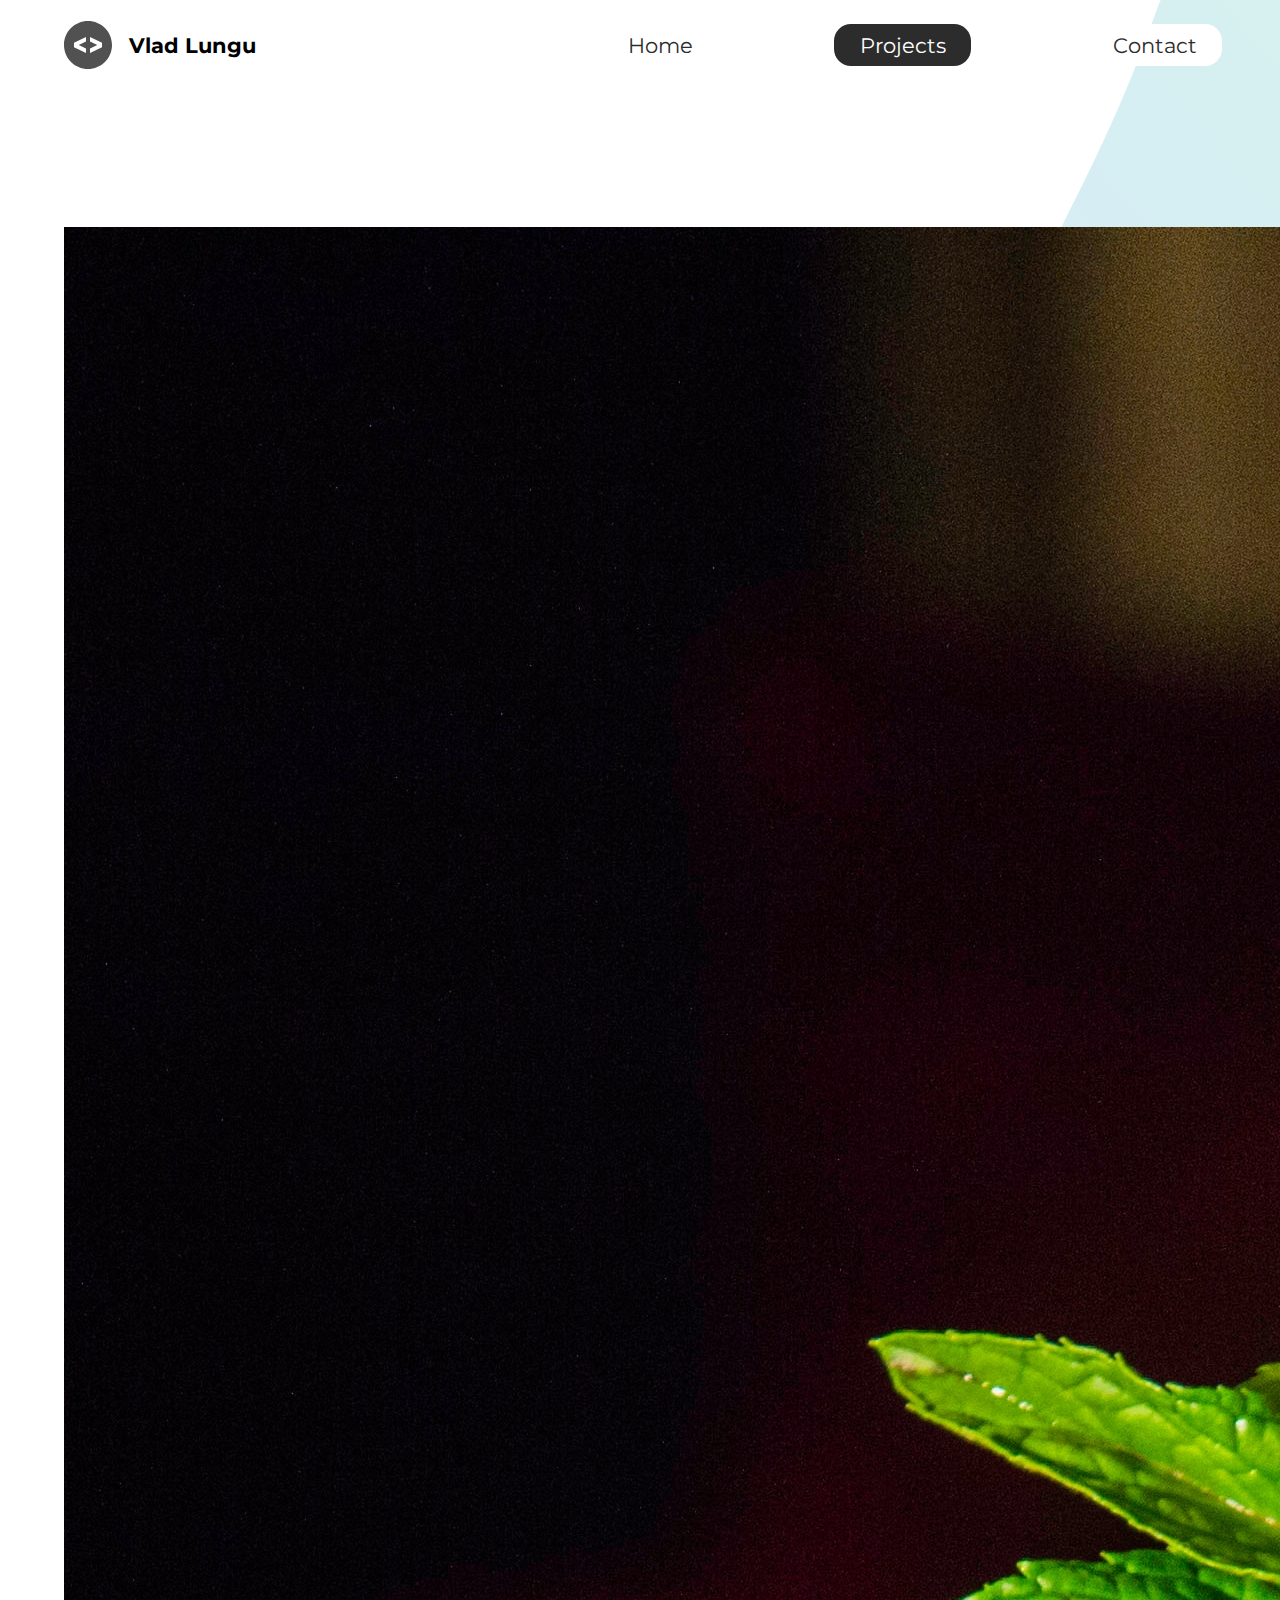
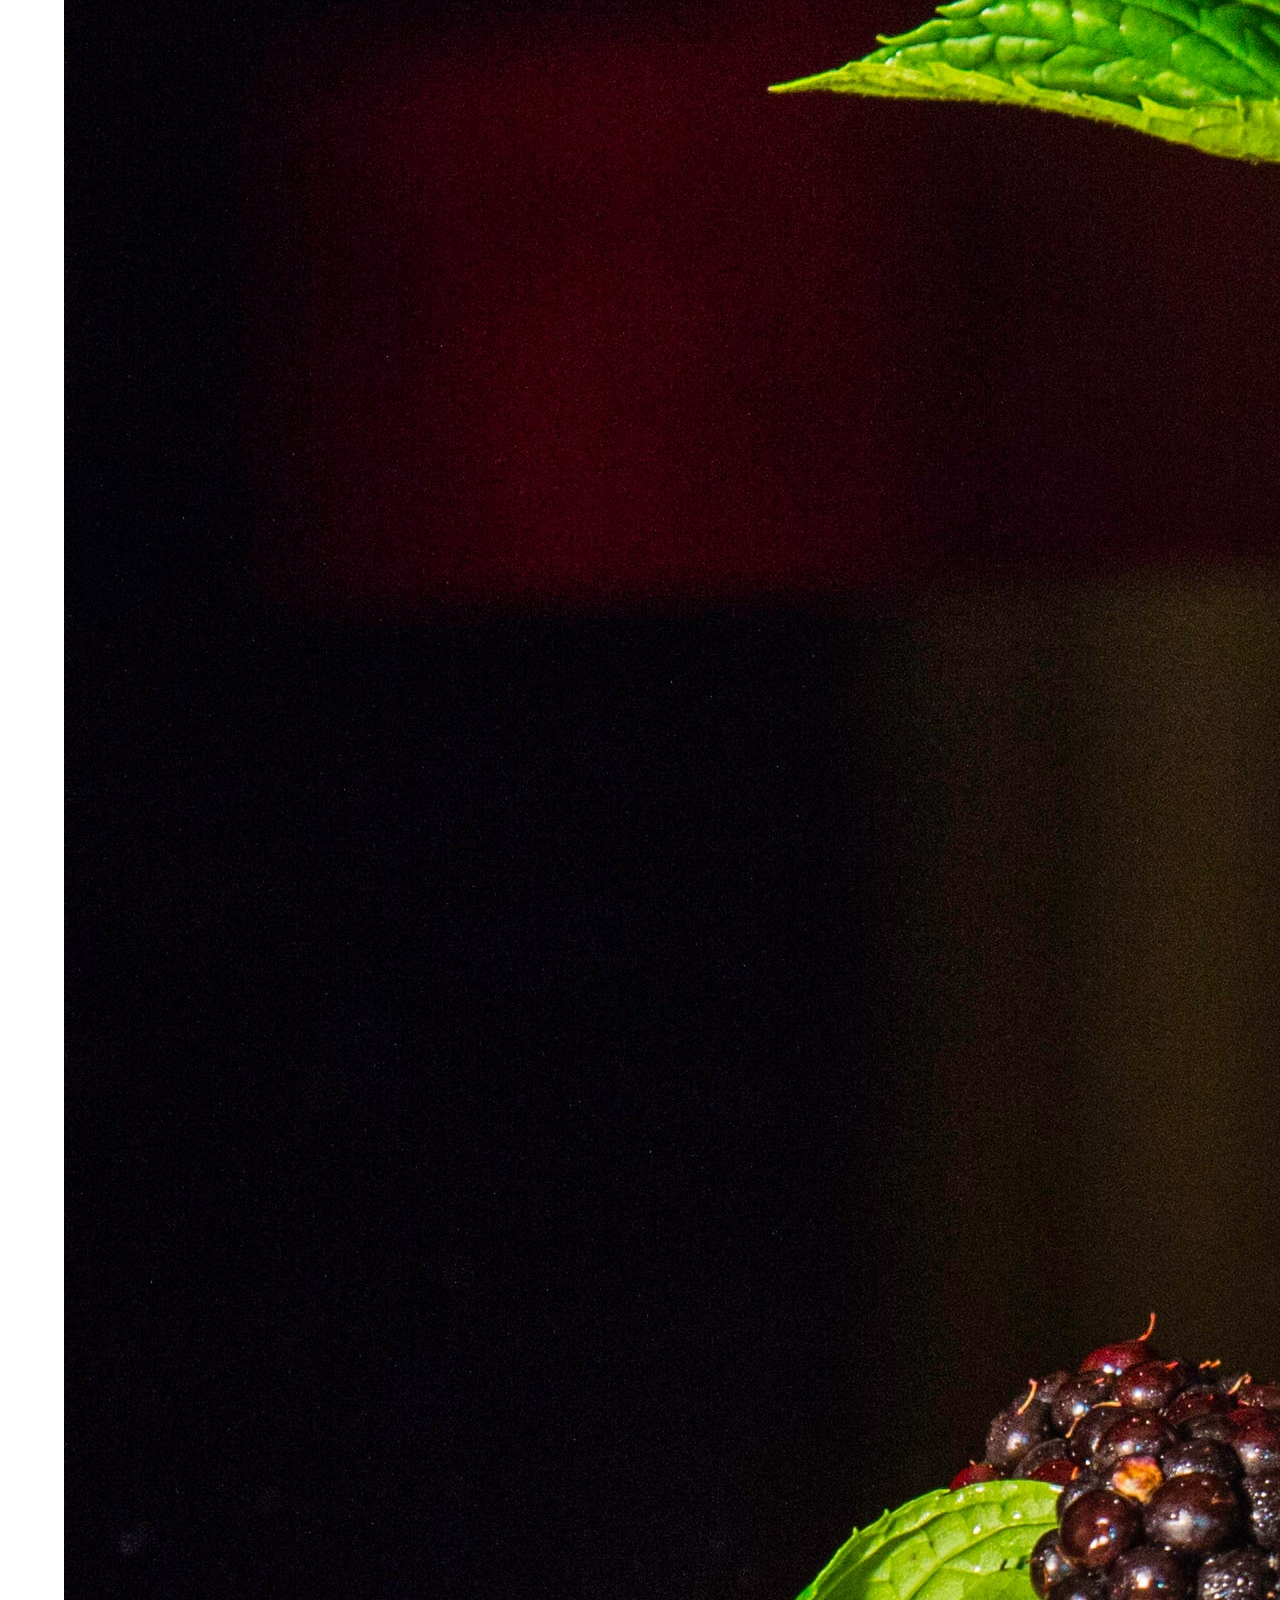
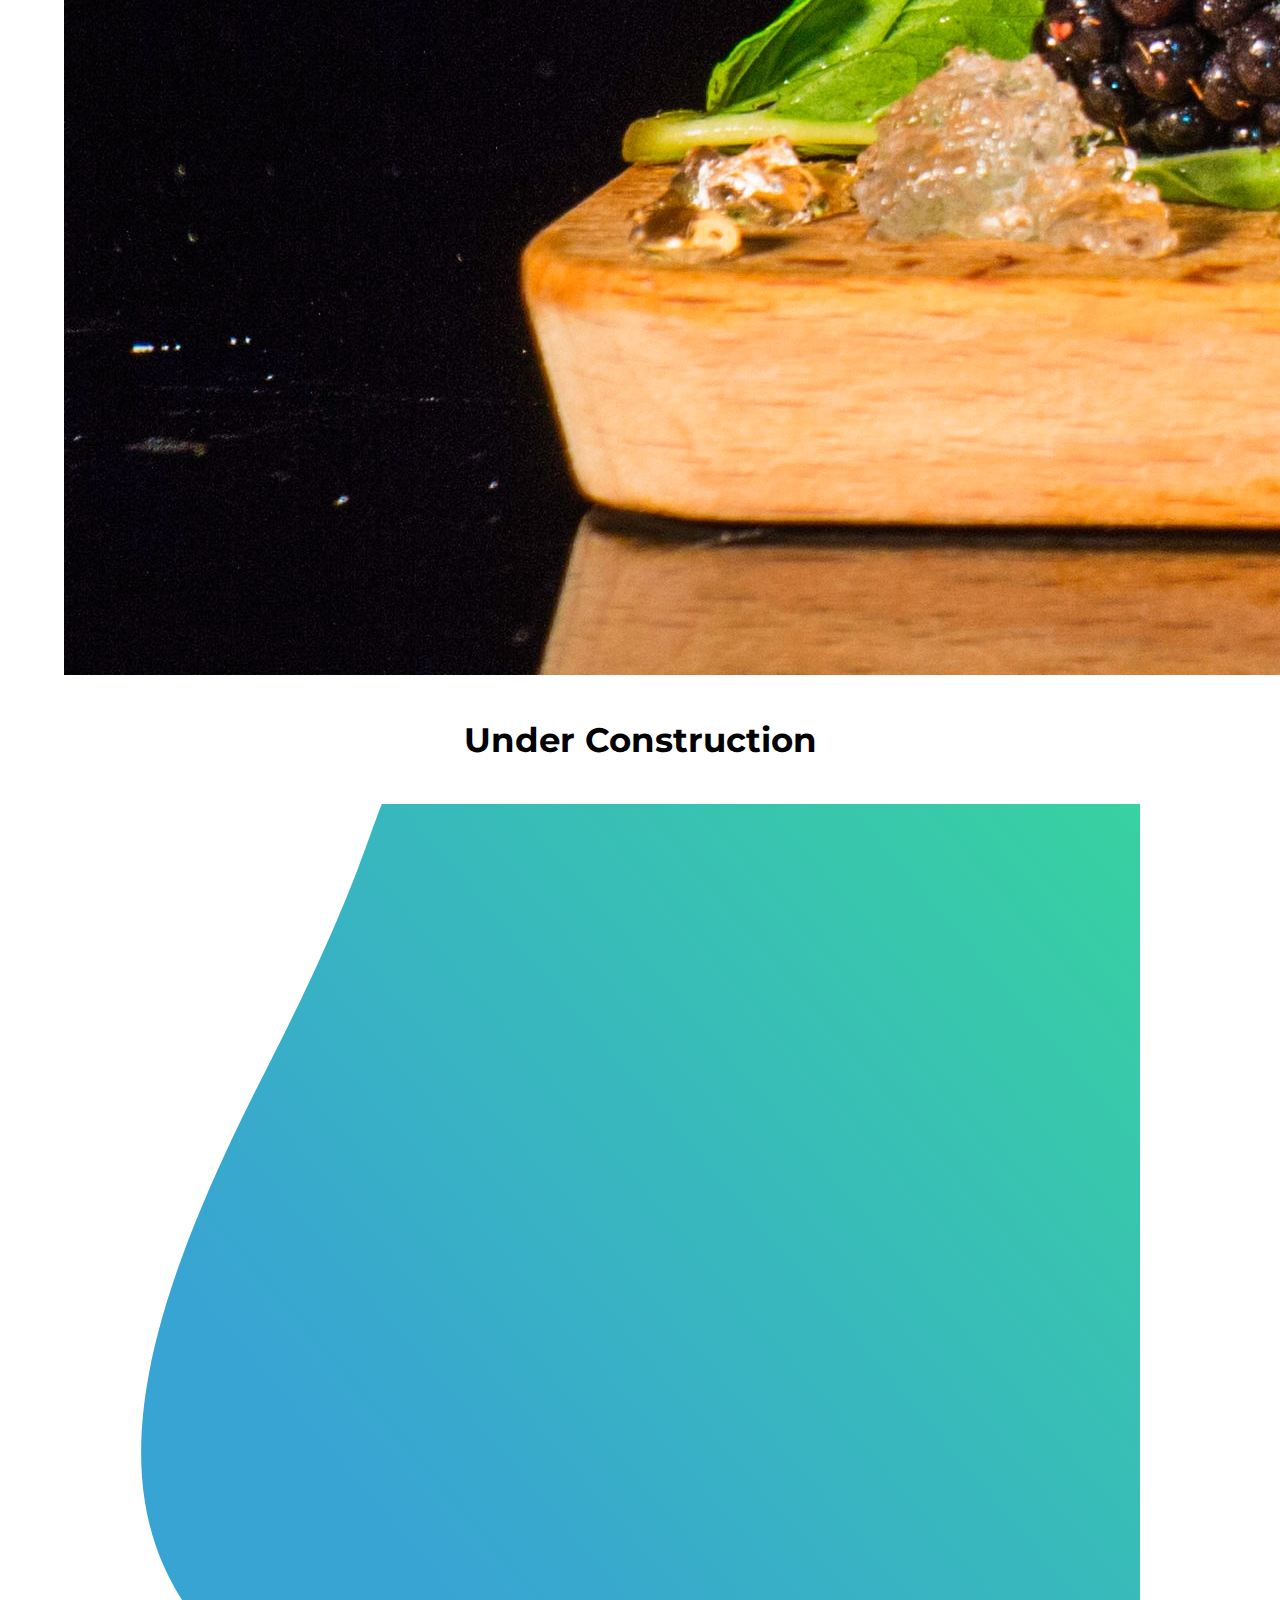
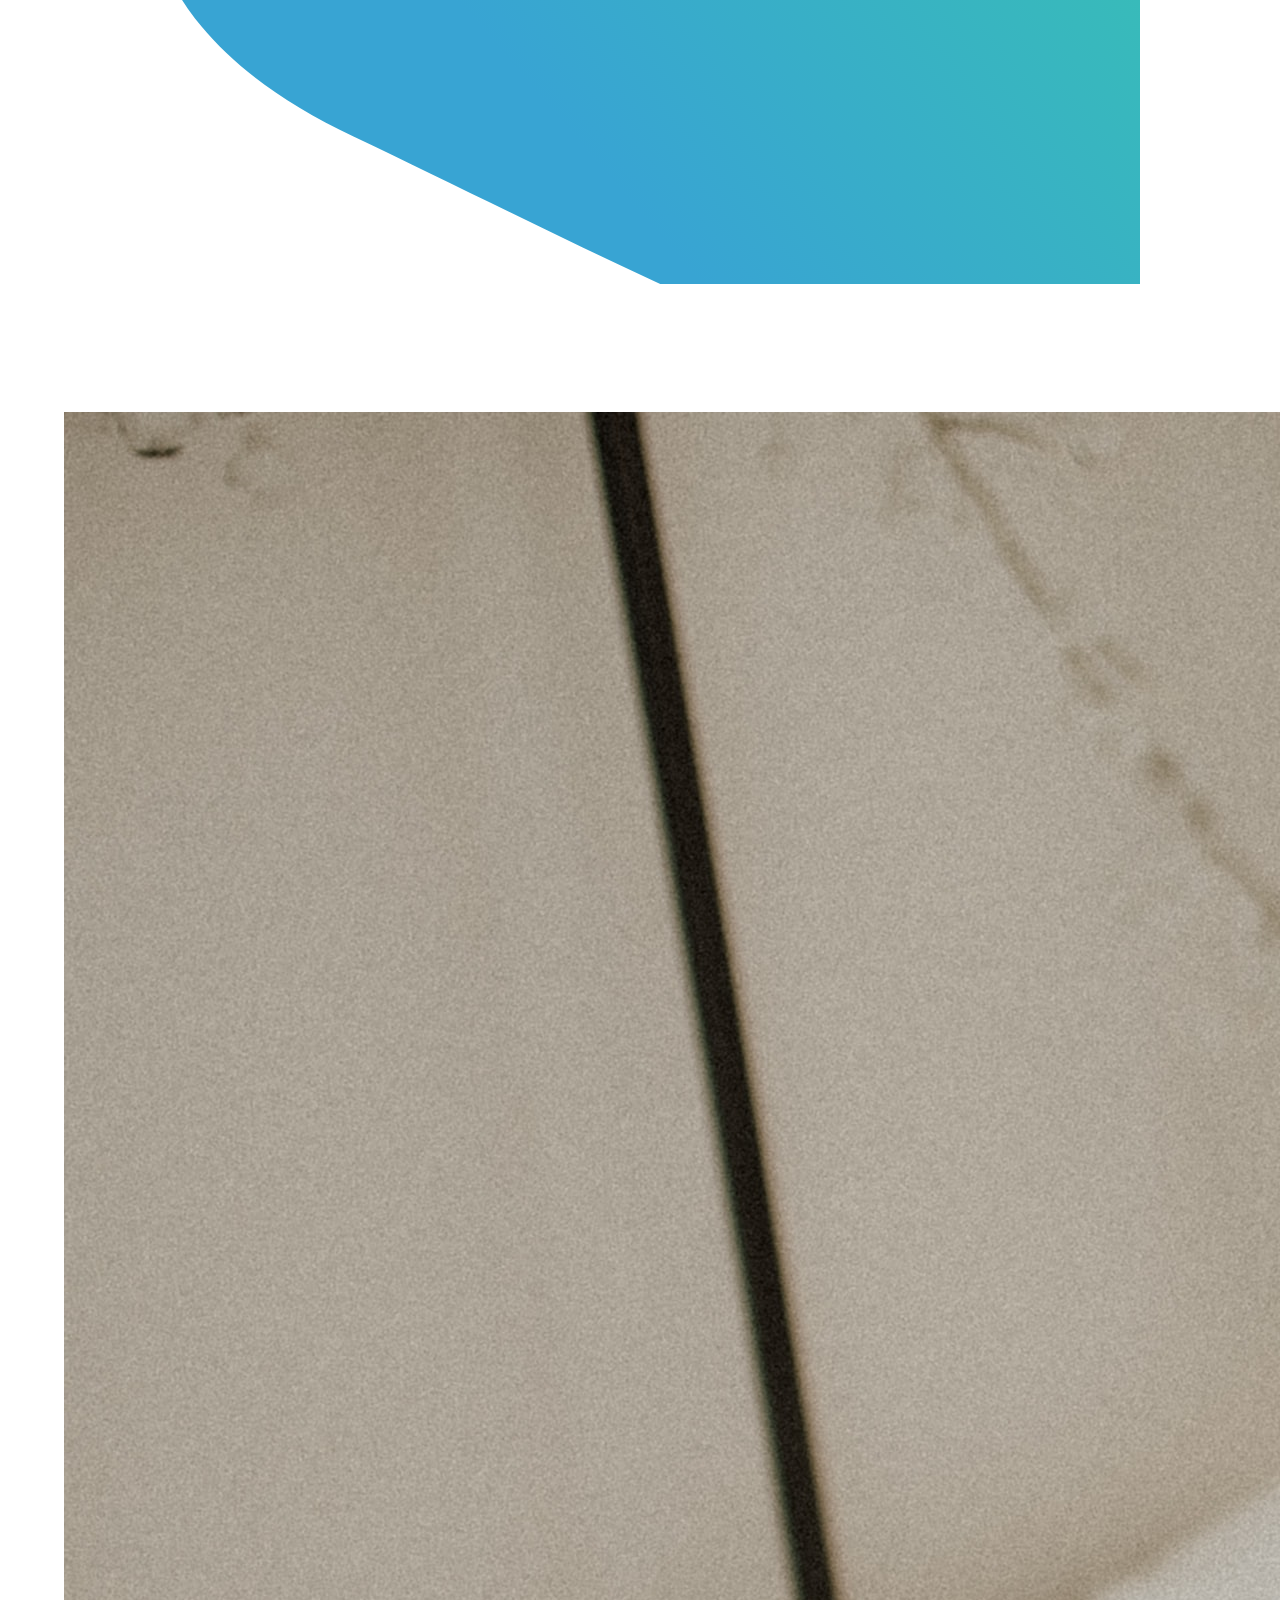
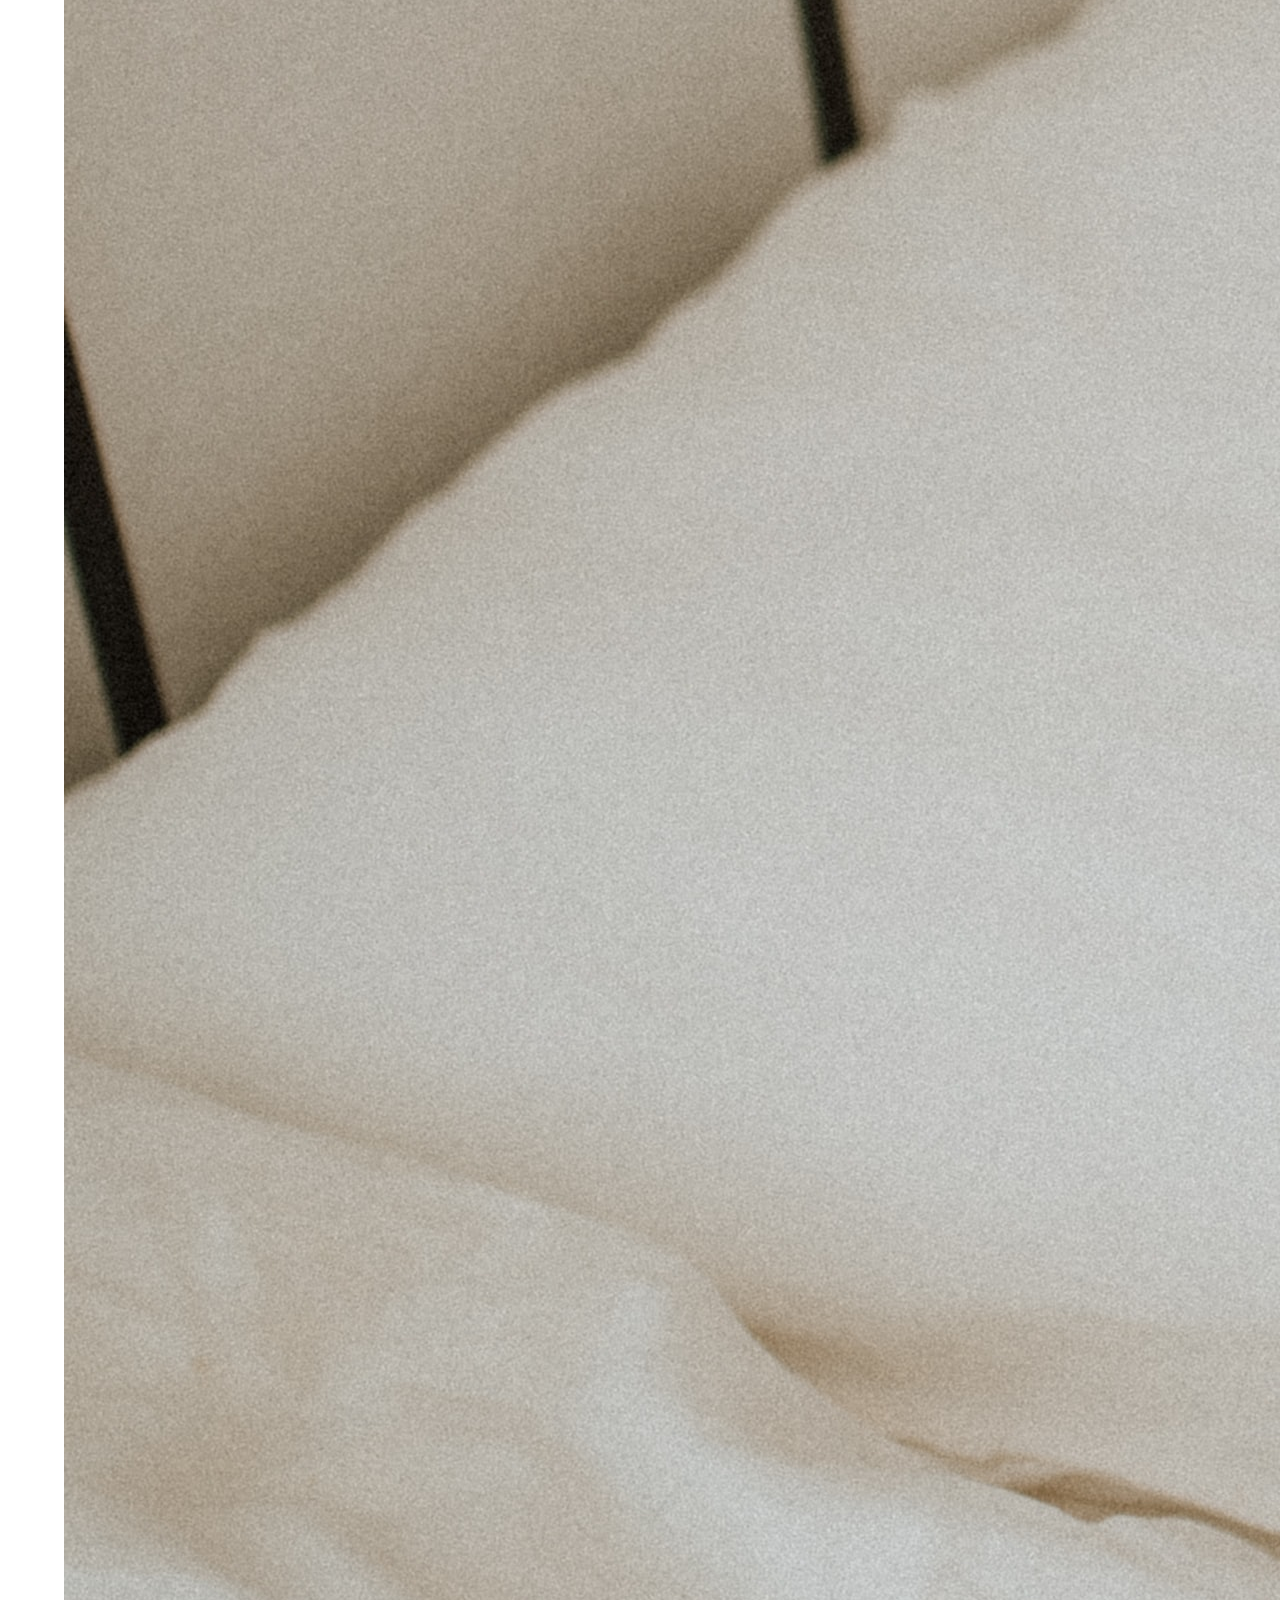
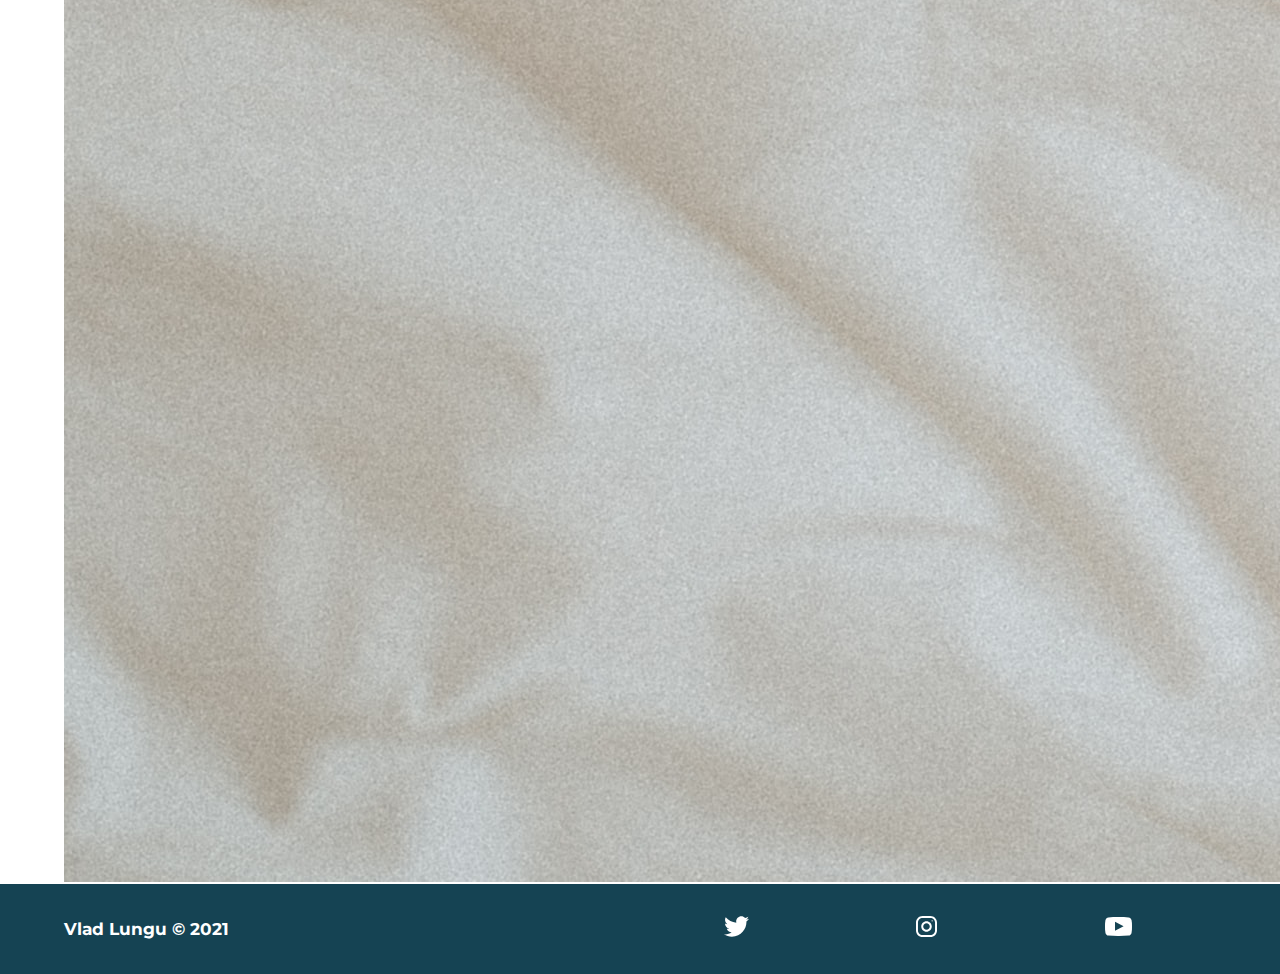
<file: projects/index.html>
<!DOCTYPE html>
<html lang="en">
  <head>
    <meta charset="UTF-8" />
    <meta name="viewport" content="width=device-width, initial-scale=1.0" />
    <meta http-equiv="X-UA-Compatible" content="ie=edge" />
    <meta
      name="description"
      content="Vlad Lungu is an up and coming developer with skills in HTML, CSS, Java, and Python"
    />
    <meta name="robots" content="index,follow" />
    <title>Vlad Lungu | Developer</title>
    <link
      href="https://fonts.googleapis.com/css2?family=Montserrat:wght@400;500&display=swap"
      rel="stylesheet"
    />
    <link rel="stylesheet" href="../styles/style.css" />
  </head>
  <body>
    <header class="main-head">
      <nav>
        <div class="Logo">
          <img src="../icons/code.svg" alt="" />
          <h1>Vlad Lungu</h1>
        </div>
        <ul>
          <li><a class="not-active" href="../index.html">Home</a></li>
          <li><a class="active" href="./index.html">Projects</a></li>
          <li><a class="not-active" href="../contact/">Contact</a></li>
        </ul>
      </nav>
    </header>
    <main>
      <section class="projects">
        <div
          class="cocktail-manager"
          onclick="location.href='https://github.com/v-lungu/Recipe-Tracker';"
          style="cursor: pointer"
        >
          >
          <h2>Recipe Manager</h2>
          <img
            class="project-img"
            src="../img/cocktail.jpg"
            alt="cocktail-project"
          />
        </div>
        <div class="elena-joy">
          <h2>Under Construction</h2>
          <img
            class="project-img"
            src="../img/splash.svg"
            alt="elena-joy-photograhy"
          />
        </div>
        <div
          class="morning-text"
          onclick="location.href='https://github.com/v-lungu/DailyTexterB';"
          style="cursor: pointer"
        >
          <h2>Morning Text</h2>
          <img
            class="project-img"
            src="../img/morning.jpg"
            alt="morning-text"
          />
        </div>
      </section>
      <img class="splash" src="../img/splash.svg" alt="" />
    </main>
    <footer>
      <h4>Vlad Lungu &copy; 2021</h4>
      <ul>
        <li>
          <a href="#"
            ><img src="../icons/twitter 1.svg" alt="twitter-social"
          /></a>
        </li>
        <li>
          <a href="#"
            ><img src="../icons/instagram 1.svg" alt="instagram-social"
          /></a>
        </li>
        <li>
          <a href="#"
            ><img src="../icons/youtube-symbol 1.svg" alt="youtube-social"
          /></a>
        </li>
      </ul>
    </footer>
  </body>
</html>
</file>
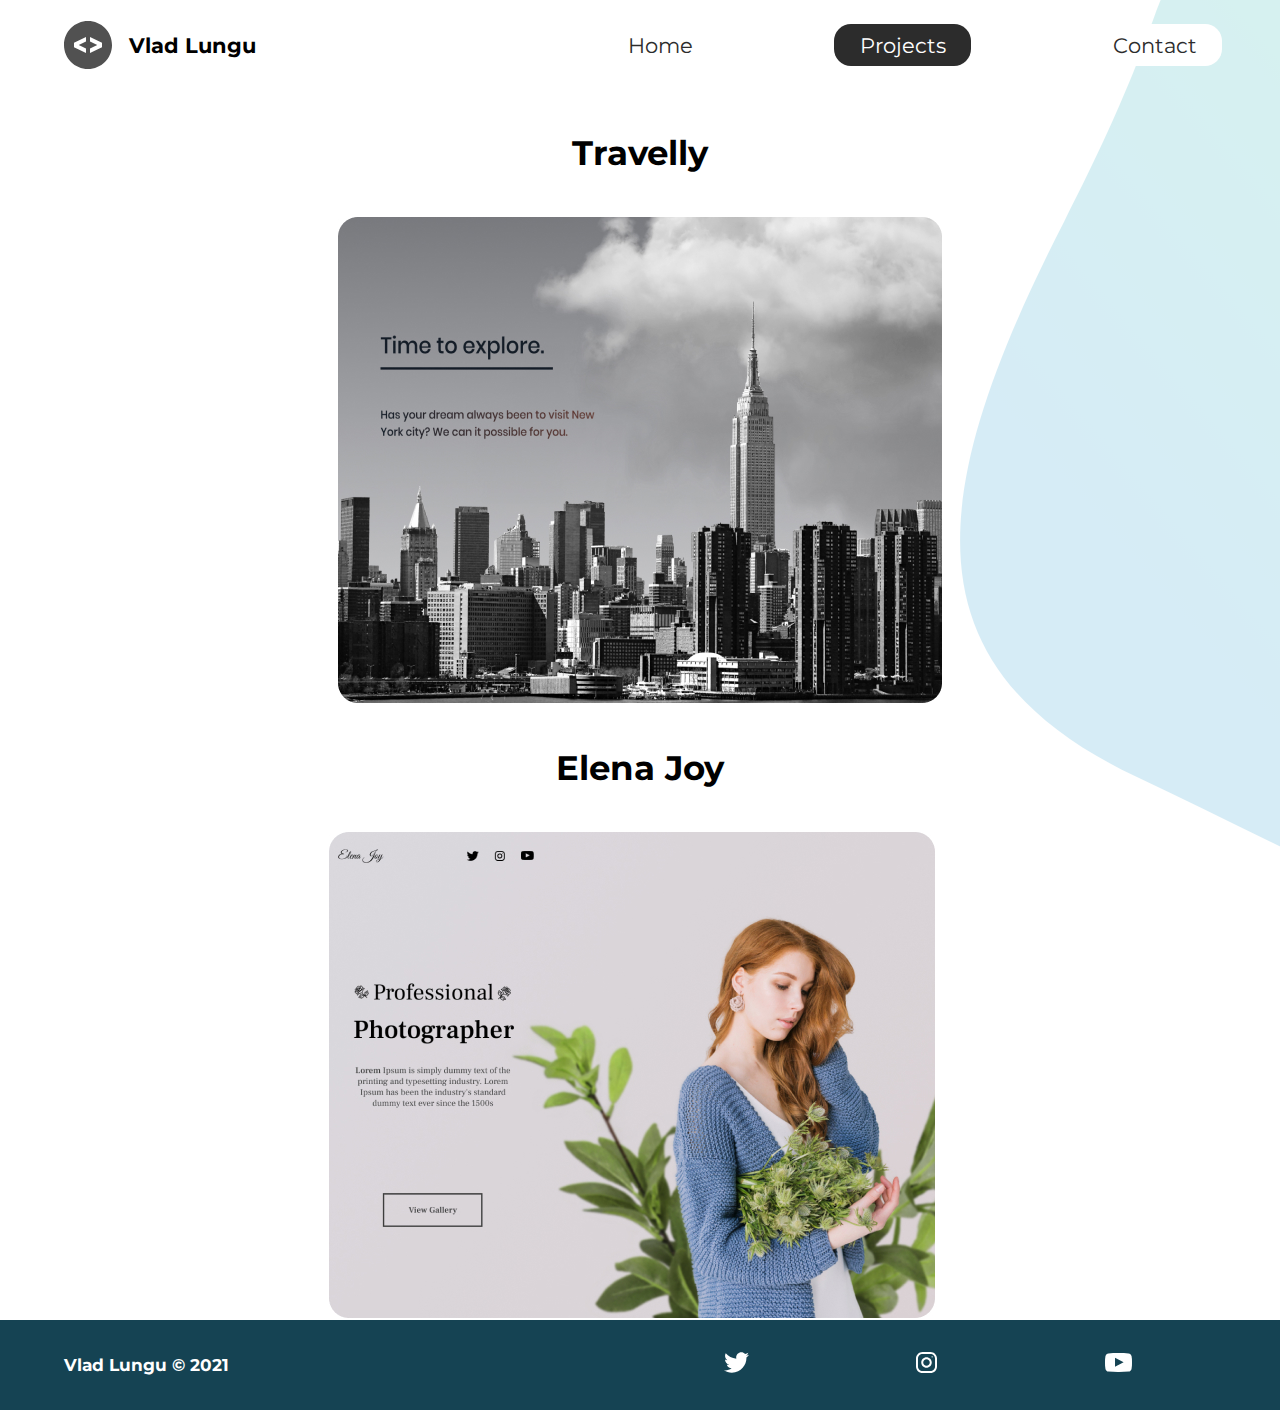
<file: Portfolio/projects/index.html>
<!DOCTYPE html>
<html lang="en">
  <head>
    <meta charset="UTF-8" />
    <meta name="viewport" content="width=device-width, initial-scale=1.0" />
    <meta http-equiv="X-UA-Compatible" content="ie=edge" />
    <meta
      name="description"
      content="Vlad Lungu is an up and coming developer with skills in HTML, CSS, Java, and Python"
    />
    <meta name="robots" content="index,follow" />
    <title>Vlad Lungu | Developer</title>
    <link
      href="https://fonts.googleapis.com/css2?family=Montserrat:wght@400;500&display=swap"
      rel="stylesheet"
    />
    <link rel="stylesheet" href="../styles/style.css" />
  </head>
  <body>
    <header class="main-head">
      <nav>
        <div class="Logo">
          <img src="../icons/code.svg" alt="" />
          <h1>Vlad Lungu</h1>
        </div>
        <ul>
          <li><a class="not-active" href="../index.html">Home</a></li>
          <li><a class="active" href="./index.html">Projects</a></li>
          <li><a class="not-active" href="../contact/">Contact</a></li>
        </ul>
      </nav>
    </header>
    <section class="projects">
      <div class="travelly">
        <h2>Travelly</h2>
        <img src="../img/travelly.jpg" alt="travelly-project" />
      </div>
      <div class="elena-joy">
        <h2>Elena Joy</h2>
        <img src="../img/elena-joy.jpg" alt="elena-joy-photograhy" />
      </div>
      <img class="splash" src="../img/splash.svg" alt="" />
    </section>
    <footer>
      <h4>Vlad Lungu &copy; 2021</h4>
      <ul>
        <li>
          <a href="#"
            ><img src="../icons/twitter 1.svg" alt="twitter-social"
          /></a>
        </li>
        <li>
          <a href="#"
            ><img src="../icons/instagram 1.svg" alt="instagram-social"
          /></a>
        </li>
        <li>
          <a href="#"
            ><img src="../icons/youtube-symbol 1.svg" alt="youtube-social"
          /></a>
        </li>
      </ul>
    </footer>
  </body>
</html>
</file>
<file: styles/style.css>
* {
  margin: 0;
  padding: 0;
  -webkit-box-sizing: border-box;
          box-sizing: border-box;
}

html {
  font-size: 62.5%;
}

body {
  font-family: "Montserrat", sans-serif;
}

li,
button,
label,
input,
p,
a {
  font-size: 2.5rem;
}

h1 {
  font-size: 2.5rem;
}

h2 {
  font-size: 4rem;
}

h3 {
  font-size: 2.5rem;
}

h4,
h5 {
  font-size: 2rem;
}

ul {
  list-style: none;
}

a {
  text-decoration: none;
  color: #2c2c2c;
}

.main-head {
  width: 95%;
  margin: 0 0 0 auto;
}

nav {
  display: -webkit-box;
  display: -ms-flexbox;
  display: flex;
  -webkit-box-pack: justify;
      -ms-flex-pack: justify;
          justify-content: space-between;
  -webkit-box-align: center;
      -ms-flex-align: center;
          align-items: center;
  -webkit-box-orient: horizontal;
  -webkit-box-direction: normal;
      -ms-flex-direction: row;
          flex-direction: row;
  min-height: 10vh;
  width: 60%;
  -ms-flex-wrap: wrap;
      flex-wrap: wrap;
}

nav .Logo {
  display: -webkit-box;
  display: -ms-flexbox;
  display: flex;
  -webkit-box-pack: start;
      -ms-flex-pack: start;
          justify-content: flex-start;
  -webkit-box-align: center;
      -ms-flex-align: center;
          align-items: center;
  -webkit-box-orient: horizontal;
  -webkit-box-direction: normal;
      -ms-flex-direction: row;
          flex-direction: row;
  -webkit-box-flex: 1;
      -ms-flex: 1 1 10rem;
          flex: 1 1 10rem;
}

nav .Logo h1 {
  margin: 2rem;
}

nav ul {
  display: -webkit-box;
  display: -ms-flexbox;
  display: flex;
  -ms-flex-pack: distribute;
      justify-content: space-around;
  -webkit-box-align: center;
      -ms-flex-align: center;
          align-items: center;
  -webkit-box-orient: horizontal;
  -webkit-box-direction: normal;
      -ms-flex-direction: row;
          flex-direction: row;
  -webkit-box-flex: 1;
      -ms-flex: 1 1 40rem;
          flex: 1 1 40rem;
}

.intro {
  min-height: 80vh;
  width: 90%;
  margin: auto;
  -ms-flex-wrap: wrap;
      flex-wrap: wrap;
  display: -webkit-box;
  display: -ms-flexbox;
  display: flex;
  -webkit-box-pack: justify;
      -ms-flex-pack: justify;
          justify-content: space-between;
  -webkit-box-align: center;
      -ms-flex-align: center;
          align-items: center;
  -webkit-box-orient: horizontal;
  -webkit-box-direction: normal;
      -ms-flex-direction: row;
          flex-direction: row;
}

.intro h2 {
  font-size: 8rem;
  padding-top: 2rem;
  background: -webkit-gradient(linear, left top, right top, from(#38d39f), to(#38a4d3));
  background: linear-gradient(left, #38d39f, #38a4d3);
  -webkit-background-clip: text;
  -webkit-text-fill-color: transparent;
  display: inline-block;
}

.intro h3 {
  font-size: 6rem;
  padding: 2rem 0rem;
}

.intro p {
  padding-top: 2rem;
  color: #2c2c2c;
}

.splash {
  position: absolute;
  top: 0%;
  right: 0%;
  height: 100%;
  z-index: -1;
}

.intro-social {
  margin-top: 4rem;
}

.intro-social a {
  margin-right: 5rem;
}

.active {
  background: #2c2c2c;
  color: white;
  padding: 1rem 3rem;
  border-radius: 2rem;
}

.not-active {
  background: white;
  color: #2c2c2c;
  padding: 1rem 3rem;
  border-radius: 2rem;
}

.intro-text,
.intro-images {
  -webkit-box-flex: 1;
      -ms-flex: 1 1 40rem;
          flex: 1 1 40rem;
}

#plant-left {
  -webkit-animation: plant 1.5s ease infinite alternate;
          animation: plant 1.5s ease infinite alternate;
}

#plant-right {
  -webkit-animation: plant 1.5s ease infinite alternate 0.5s;
          animation: plant 1.5s ease infinite alternate 0.5s;
}

#me {
  -webkit-animation: me 3s ease-in-out infinite alternate;
          animation: me 3s ease-in-out infinite alternate;
  -webkit-transform-origin: bottom;
          transform-origin: bottom;
}

#clock-arrow {
  -webkit-animation: clock 1.5s infinite linear;
          animation: clock 1.5s infinite linear;
  transform-box: fill-box;
  -webkit-transform-origin: bottom;
          transform-origin: bottom;
}

@-webkit-keyframes plant {
  from {
    -webkit-transform: translateY(0%);
            transform: translateY(0%);
  }
  to {
    -webkit-transform: translateY(-30%);
            transform: translateY(-30%);
  }
}

@keyframes plant {
  from {
    -webkit-transform: translateY(0%);
            transform: translateY(0%);
  }
  to {
    -webkit-transform: translateY(-30%);
            transform: translateY(-30%);
  }
}

@-webkit-keyframes me {
  from {
    -webkit-transform: rotateZ(-5deg);
            transform: rotateZ(-5deg);
  }
  to {
    -webkit-transform: rotateZ(5deg);
            transform: rotateZ(5deg);
  }
}

@keyframes me {
  from {
    -webkit-transform: rotateZ(-5deg);
            transform: rotateZ(-5deg);
  }
  to {
    -webkit-transform: rotateZ(5deg);
            transform: rotateZ(5deg);
  }
}

@-webkit-keyframes clock {
  from {
    -webkit-transform: rotateZ(0deg);
            transform: rotateZ(0deg);
  }
  to {
    -webkit-transform: rotateZ(360deg);
            transform: rotateZ(360deg);
  }
}

@keyframes clock {
  from {
    -webkit-transform: rotateZ(0deg);
            transform: rotateZ(0deg);
  }
  to {
    -webkit-transform: rotateZ(360deg);
            transform: rotateZ(360deg);
  }
}

.projects {
  width: 90%;
  margin: auto;
  min-height: 80vh;
  display: -webkit-box;
  display: -ms-flexbox;
  display: flex;
  -webkit-box-pack: justify;
      -ms-flex-pack: justify;
          justify-content: space-between;
  -webkit-box-align: center;
      -ms-flex-align: center;
          align-items: center;
  -webkit-box-orient: horizontal;
  -webkit-box-direction: normal;
      -ms-flex-direction: row;
          flex-direction: row;
  text-align: center;
  -ms-flex-wrap: wrap;
      flex-wrap: wrap;
}

.projects h2 {
  margin: 5rem;
}

.travelly,
.elena-joy {
  -webkit-box-flex: 1;
      -ms-flex: 1 1 40rem;
          flex: 1 1 40rem;
}

.splash {
  position: absolute;
  top: 0%;
  right: 0%;
  height: 100%;
  z-index: -1;
  opacity: 0.45;
}

.form-section {
  min-height: 80vh;
  display: -webkit-box;
  display: -ms-flexbox;
  display: flex;
  -webkit-box-pack: center;
      -ms-flex-pack: center;
          justify-content: center;
  -webkit-box-align: center;
      -ms-flex-align: center;
          align-items: center;
  -webkit-box-orient: horizontal;
  -webkit-box-direction: normal;
      -ms-flex-direction: row;
          flex-direction: row;
}

.form-section form {
  padding: 3rem 10rem;
  -webkit-box-shadow: 0px 10px 10px rgba(0, 0, 0, 0.2), 0px 20px 40px rgba(0, 0, 0, 0.2);
          box-shadow: 0px 10px 10px rgba(0, 0, 0, 0.2), 0px 20px 40px rgba(0, 0, 0, 0.2);
  border-radius: 2rem;
  background: white;
  display: -webkit-box;
  display: -ms-flexbox;
  display: flex;
  -webkit-box-pack: center;
      -ms-flex-pack: center;
          justify-content: center;
  -webkit-box-align: center;
      -ms-flex-align: center;
          align-items: center;
  -webkit-box-orient: vertical;
  -webkit-box-direction: normal;
      -ms-flex-direction: column;
          flex-direction: column;
}

.form-section form input,
.form-section form textarea {
  margin: 2rem;
}

.form-section form input:focus,
.form-section form textarea:focus {
  outline: 2px solid black;
}

.form-section form textarea {
  font-family: "Montserrat", sans-serif;
  font-size: 2rem;
}

.form-section form button {
  width: 100%;
  padding: 2rem;
  background: #154353;
  color: white;
}

.form-section form button:focus {
  background: #33696b;
}

.splash {
  position: absolute;
  top: 0%;
  right: 0%;
  height: 100%;
  z-index: -1;
}

footer {
  background: #154353;
  color: white;
  min-height: 10vh;
  padding: 0% 5%;
  display: -webkit-box;
  display: -ms-flexbox;
  display: flex;
  -webkit-box-pack: start;
      -ms-flex-pack: start;
          justify-content: flex-start;
  -webkit-box-align: center;
      -ms-flex-align: center;
          align-items: center;
  -webkit-box-orient: horizontal;
  -webkit-box-direction: normal;
      -ms-flex-direction: row;
          flex-direction: row;
}

footer ul {
  -webkit-box-flex: 1;
      -ms-flex: 1 1 40rem;
          flex: 1 1 40rem;
  display: -webkit-box;
  display: -ms-flexbox;
  display: flex;
  -ms-flex-pack: distribute;
      justify-content: space-around;
  -webkit-box-align: center;
      -ms-flex-align: center;
          align-items: center;
  -webkit-box-orient: horizontal;
  -webkit-box-direction: normal;
      -ms-flex-direction: row;
          flex-direction: row;
}

footer h4 {
  -webkit-box-flex: 1;
      -ms-flex: 1 1 40rem;
          flex: 1 1 40rem;
}

@media screen and (max-width: 1332px) {
  html {
    font-size: 53%;
  }
  .splash {
    opacity: 0.2;
    right: -40%;
  }
  svg {
    width: 80%;
  }
  nav {
    width: 100%;
  }
}

@media screen and (max-width: 754px) {
  html {
    font-size: 45%;
  }
  .splash {
    display: none;
  }
  svg {
    height: 60%;
  }
  nav .Logo {
    display: -webkit-box;
    display: -ms-flexbox;
    display: flex;
    -webkit-box-pack: center;
        -ms-flex-pack: center;
            justify-content: center;
    -webkit-box-align: center;
        -ms-flex-align: center;
            align-items: center;
    -webkit-box-orient: vertical;
    -webkit-box-direction: normal;
        -ms-flex-direction: column;
            flex-direction: column;
    -webkit-box-flex: 1;
        -ms-flex: 1 1 20rem;
            flex: 1 1 20rem;
    margin-top: 2rem;
  }
  nav ul {
    -webkit-box-flex: 1;
        -ms-flex: 1 1 60rem;
            flex: 1 1 60rem;
    margin: 2rem 0rem;
  }
  .main-head {
    width: 100%;
  }
  .intro-text {
    margin-top: 5rem;
    text-align: center;
  }
  .intro-images {
    text-align: center;
  }
  .intro-social {
    display: -webkit-box;
    display: -ms-flexbox;
    display: flex;
    -webkit-box-pack: center;
        -ms-flex-pack: center;
            justify-content: center;
    -webkit-box-align: center;
        -ms-flex-align: center;
            align-items: center;
    -webkit-box-orient: horizontal;
    -webkit-box-direction: normal;
        -ms-flex-direction: row;
            flex-direction: row;
  }
  .intro-social a {
    margin: 2rem;
  }
  .elena,
  .travelly {
    -webkit-box-flex: 1;
        -ms-flex: 1 1 50rem;
            flex: 1 1 50rem;
    width: 100%;
    height: 100%;
  }
  form {
    padding: 0rem;
    width: 100%;
  }
}
/*# sourceMappingURL=style.css.map */
</file>
<file: Portfolio/styles/style.css>
* {
  margin: 0;
  padding: 0;
  -webkit-box-sizing: border-box;
          box-sizing: border-box;
}

html {
  font-size: 62.5%;
}

body {
  font-family: "Montserrat", sans-serif;
}

li,
button,
label,
input,
p,
a {
  font-size: 2.5rem;
}

h1 {
  font-size: 2.5rem;
}

h2 {
  font-size: 4rem;
}

h3 {
  font-size: 2.5rem;
}

h4,
h5 {
  font-size: 2rem;
}

ul {
  list-style: none;
}

a {
  text-decoration: none;
  color: #2c2c2c;
}

.main-head {
  width: 95%;
  margin: 0 0 0 auto;
}

nav {
  display: -webkit-box;
  display: -ms-flexbox;
  display: flex;
  -webkit-box-pack: justify;
      -ms-flex-pack: justify;
          justify-content: space-between;
  -webkit-box-align: center;
      -ms-flex-align: center;
          align-items: center;
  -webkit-box-orient: horizontal;
  -webkit-box-direction: normal;
      -ms-flex-direction: row;
          flex-direction: row;
  min-height: 10vh;
  width: 60%;
  -ms-flex-wrap: wrap;
      flex-wrap: wrap;
}

nav .Logo {
  display: -webkit-box;
  display: -ms-flexbox;
  display: flex;
  -webkit-box-pack: start;
      -ms-flex-pack: start;
          justify-content: flex-start;
  -webkit-box-align: center;
      -ms-flex-align: center;
          align-items: center;
  -webkit-box-orient: horizontal;
  -webkit-box-direction: normal;
      -ms-flex-direction: row;
          flex-direction: row;
  -webkit-box-flex: 1;
      -ms-flex: 1 1 10rem;
          flex: 1 1 10rem;
}

nav .Logo h1 {
  margin: 2rem;
}

nav ul {
  display: -webkit-box;
  display: -ms-flexbox;
  display: flex;
  -ms-flex-pack: distribute;
      justify-content: space-around;
  -webkit-box-align: center;
      -ms-flex-align: center;
          align-items: center;
  -webkit-box-orient: horizontal;
  -webkit-box-direction: normal;
      -ms-flex-direction: row;
          flex-direction: row;
  -webkit-box-flex: 1;
      -ms-flex: 1 1 40rem;
          flex: 1 1 40rem;
}

.intro {
  min-height: 80vh;
  width: 90%;
  margin: auto;
  -ms-flex-wrap: wrap;
      flex-wrap: wrap;
  display: -webkit-box;
  display: -ms-flexbox;
  display: flex;
  -webkit-box-pack: justify;
      -ms-flex-pack: justify;
          justify-content: space-between;
  -webkit-box-align: center;
      -ms-flex-align: center;
          align-items: center;
  -webkit-box-orient: horizontal;
  -webkit-box-direction: normal;
      -ms-flex-direction: row;
          flex-direction: row;
}

.intro h2 {
  font-size: 8rem;
  padding-top: 2rem;
  background: -webkit-gradient(linear, left top, right top, from(#38d39f), to(#38a4d3));
  background: linear-gradient(left, #38d39f, #38a4d3);
  -webkit-background-clip: text;
  -webkit-text-fill-color: transparent;
  display: inline-block;
}

.intro h3 {
  font-size: 6rem;
  padding: 2rem 0rem;
}

.intro p {
  padding-top: 2rem;
  color: #2c2c2c;
}

.splash {
  position: absolute;
  top: 0%;
  right: 0%;
  height: 100%;
  z-index: -1;
}

.intro-social {
  margin-top: 4rem;
}

.intro-social a {
  margin-right: 5rem;
}

.active {
  background: #2c2c2c;
  color: white;
  padding: 1rem 3rem;
  border-radius: 2rem;
}

.not-active {
  background: white;
  color: #2c2c2c;
  padding: 1rem 3rem;
  border-radius: 2rem;
}

.intro-text,
.intro-images {
  -webkit-box-flex: 1;
      -ms-flex: 1 1 40rem;
          flex: 1 1 40rem;
}

#plant-left {
  -webkit-animation: plant 1.5s ease infinite alternate;
          animation: plant 1.5s ease infinite alternate;
}

#plant-right {
  -webkit-animation: plant 1.5s ease infinite alternate 0.5s;
          animation: plant 1.5s ease infinite alternate 0.5s;
}

#me {
  -webkit-animation: me 3s ease-in-out infinite alternate;
          animation: me 3s ease-in-out infinite alternate;
  -webkit-transform-origin: bottom;
          transform-origin: bottom;
}

#clock-arrow {
  -webkit-animation: clock 1.5s infinite linear;
          animation: clock 1.5s infinite linear;
  transform-box: fill-box;
  -webkit-transform-origin: bottom;
          transform-origin: bottom;
}

@-webkit-keyframes plant {
  from {
    -webkit-transform: translateY(0%);
            transform: translateY(0%);
  }
  to {
    -webkit-transform: translateY(-30%);
            transform: translateY(-30%);
  }
}

@keyframes plant {
  from {
    -webkit-transform: translateY(0%);
            transform: translateY(0%);
  }
  to {
    -webkit-transform: translateY(-30%);
            transform: translateY(-30%);
  }
}

@-webkit-keyframes me {
  from {
    -webkit-transform: rotateZ(-5deg);
            transform: rotateZ(-5deg);
  }
  to {
    -webkit-transform: rotateZ(5deg);
            transform: rotateZ(5deg);
  }
}

@keyframes me {
  from {
    -webkit-transform: rotateZ(-5deg);
            transform: rotateZ(-5deg);
  }
  to {
    -webkit-transform: rotateZ(5deg);
            transform: rotateZ(5deg);
  }
}

@-webkit-keyframes clock {
  from {
    -webkit-transform: rotateZ(0deg);
            transform: rotateZ(0deg);
  }
  to {
    -webkit-transform: rotateZ(360deg);
            transform: rotateZ(360deg);
  }
}

@keyframes clock {
  from {
    -webkit-transform: rotateZ(0deg);
            transform: rotateZ(0deg);
  }
  to {
    -webkit-transform: rotateZ(360deg);
            transform: rotateZ(360deg);
  }
}

.projects {
  width: 90%;
  margin: auto;
  min-height: 80vh;
  display: -webkit-box;
  display: -ms-flexbox;
  display: flex;
  -webkit-box-pack: justify;
      -ms-flex-pack: justify;
          justify-content: space-between;
  -webkit-box-align: center;
      -ms-flex-align: center;
          align-items: center;
  -webkit-box-orient: horizontal;
  -webkit-box-direction: normal;
      -ms-flex-direction: row;
          flex-direction: row;
  text-align: center;
  -ms-flex-wrap: wrap;
      flex-wrap: wrap;
}

.projects h2 {
  margin: 5rem;
}

.travelly,
.elena-joy {
  -webkit-box-flex: 1;
      -ms-flex: 1 1 40rem;
          flex: 1 1 40rem;
}

.splash {
  position: absolute;
  top: 0%;
  right: 0%;
  height: 100%;
  z-index: -1;
  opacity: 0.45;
}

.form-section {
  min-height: 80vh;
  display: -webkit-box;
  display: -ms-flexbox;
  display: flex;
  -webkit-box-pack: center;
      -ms-flex-pack: center;
          justify-content: center;
  -webkit-box-align: center;
      -ms-flex-align: center;
          align-items: center;
  -webkit-box-orient: horizontal;
  -webkit-box-direction: normal;
      -ms-flex-direction: row;
          flex-direction: row;
}

.form-section form {
  padding: 3rem 10rem;
  -webkit-box-shadow: 0px 10px 10px rgba(0, 0, 0, 0.2), 0px 20px 40px rgba(0, 0, 0, 0.2);
          box-shadow: 0px 10px 10px rgba(0, 0, 0, 0.2), 0px 20px 40px rgba(0, 0, 0, 0.2);
  border-radius: 2rem;
  background: white;
  display: -webkit-box;
  display: -ms-flexbox;
  display: flex;
  -webkit-box-pack: center;
      -ms-flex-pack: center;
          justify-content: center;
  -webkit-box-align: center;
      -ms-flex-align: center;
          align-items: center;
  -webkit-box-orient: vertical;
  -webkit-box-direction: normal;
      -ms-flex-direction: column;
          flex-direction: column;
}

.form-section form input,
.form-section form textarea {
  margin: 2rem;
}

.form-section form input:focus,
.form-section form textarea:focus {
  outline: 2px solid black;
}

.form-section form textarea {
  font-family: "Montserrat", sans-serif;
  font-size: 2rem;
}

.form-section form button {
  width: 100%;
  padding: 2rem;
  background: #154353;
  color: white;
}

.form-section form button:focus {
  background: #33696b;
}

.splash {
  position: absolute;
  top: 0%;
  right: 0%;
  height: 100%;
  z-index: -1;
}

footer {
  background: #154353;
  color: white;
  min-height: 10vh;
  padding: 0% 5%;
  display: -webkit-box;
  display: -ms-flexbox;
  display: flex;
  -webkit-box-pack: start;
      -ms-flex-pack: start;
          justify-content: flex-start;
  -webkit-box-align: center;
      -ms-flex-align: center;
          align-items: center;
  -webkit-box-orient: horizontal;
  -webkit-box-direction: normal;
      -ms-flex-direction: row;
          flex-direction: row;
}

footer ul {
  -webkit-box-flex: 1;
      -ms-flex: 1 1 40rem;
          flex: 1 1 40rem;
  display: -webkit-box;
  display: -ms-flexbox;
  display: flex;
  -ms-flex-pack: distribute;
      justify-content: space-around;
  -webkit-box-align: center;
      -ms-flex-align: center;
          align-items: center;
  -webkit-box-orient: horizontal;
  -webkit-box-direction: normal;
      -ms-flex-direction: row;
          flex-direction: row;
}

footer h4 {
  -webkit-box-flex: 1;
      -ms-flex: 1 1 40rem;
          flex: 1 1 40rem;
}

@media screen and (max-width: 1332px) {
  html {
    font-size: 53%;
  }
  .splash {
    opacity: 0.2;
    right: -40%;
  }
  svg {
    width: 80%;
  }
  nav {
    width: 100%;
  }
}

@media screen and (max-width: 754px) {
  html {
    font-size: 45%;
  }
  .splash {
    display: none;
  }
  svg {
    height: 60%;
  }
  nav .Logo {
    display: -webkit-box;
    display: -ms-flexbox;
    display: flex;
    -webkit-box-pack: center;
        -ms-flex-pack: center;
            justify-content: center;
    -webkit-box-align: center;
        -ms-flex-align: center;
            align-items: center;
    -webkit-box-orient: vertical;
    -webkit-box-direction: normal;
        -ms-flex-direction: column;
            flex-direction: column;
    -webkit-box-flex: 1;
        -ms-flex: 1 1 20rem;
            flex: 1 1 20rem;
    margin-top: 2rem;
  }
  nav ul {
    -webkit-box-flex: 1;
        -ms-flex: 1 1 60rem;
            flex: 1 1 60rem;
    margin: 2rem 0rem;
  }
  .main-head {
    width: 100%;
  }
  .intro-text {
    margin-top: 5rem;
    text-align: center;
  }
  .intro-images {
    text-align: center;
  }
  .intro-social {
    display: -webkit-box;
    display: -ms-flexbox;
    display: flex;
    -webkit-box-pack: center;
        -ms-flex-pack: center;
            justify-content: center;
    -webkit-box-align: center;
        -ms-flex-align: center;
            align-items: center;
    -webkit-box-orient: horizontal;
    -webkit-box-direction: normal;
        -ms-flex-direction: row;
            flex-direction: row;
  }
  .intro-social a {
    margin: 2rem;
  }
  .elena,
  .travelly {
    -webkit-box-flex: 1;
        -ms-flex: 1 1 50rem;
            flex: 1 1 50rem;
    width: 100%;
    height: 100%;
  }
  form {
    padding: 0rem;
    width: 100%;
  }
}
/*# sourceMappingURL=style.css.map */
</file>
